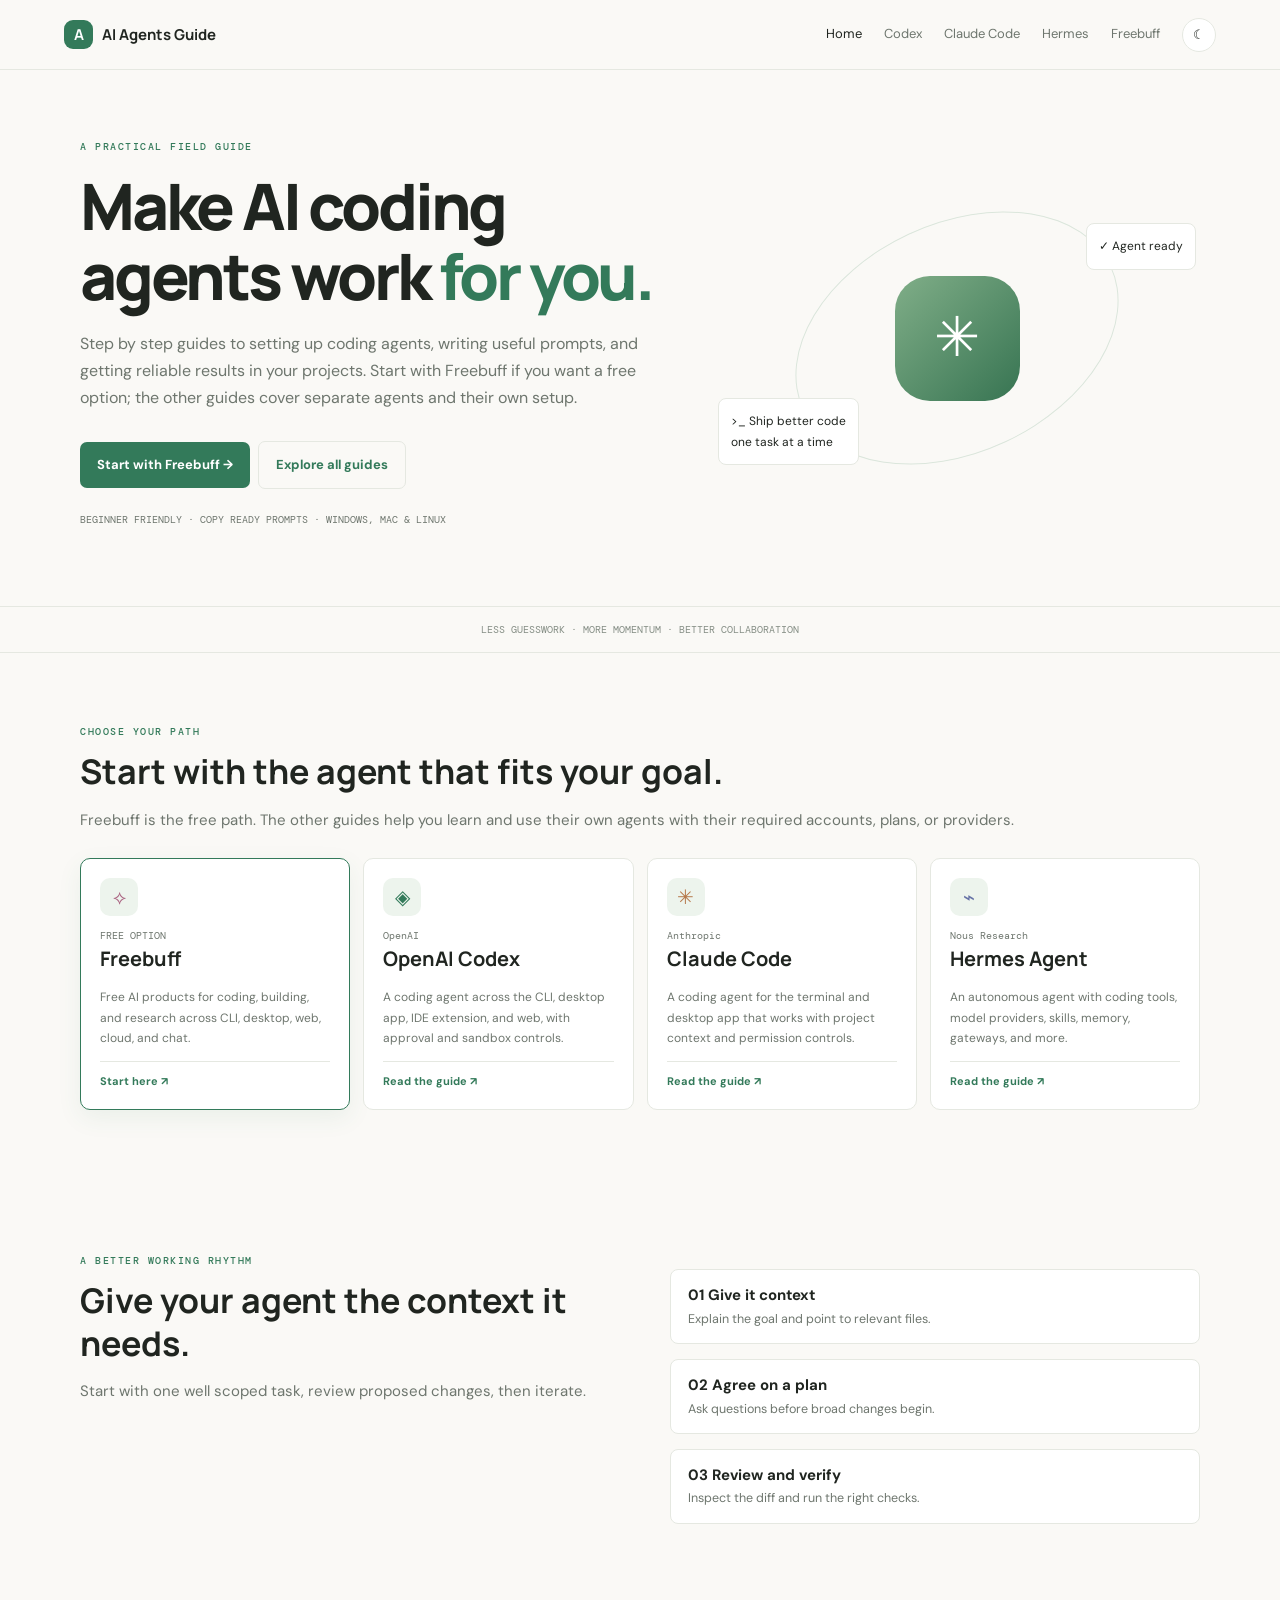
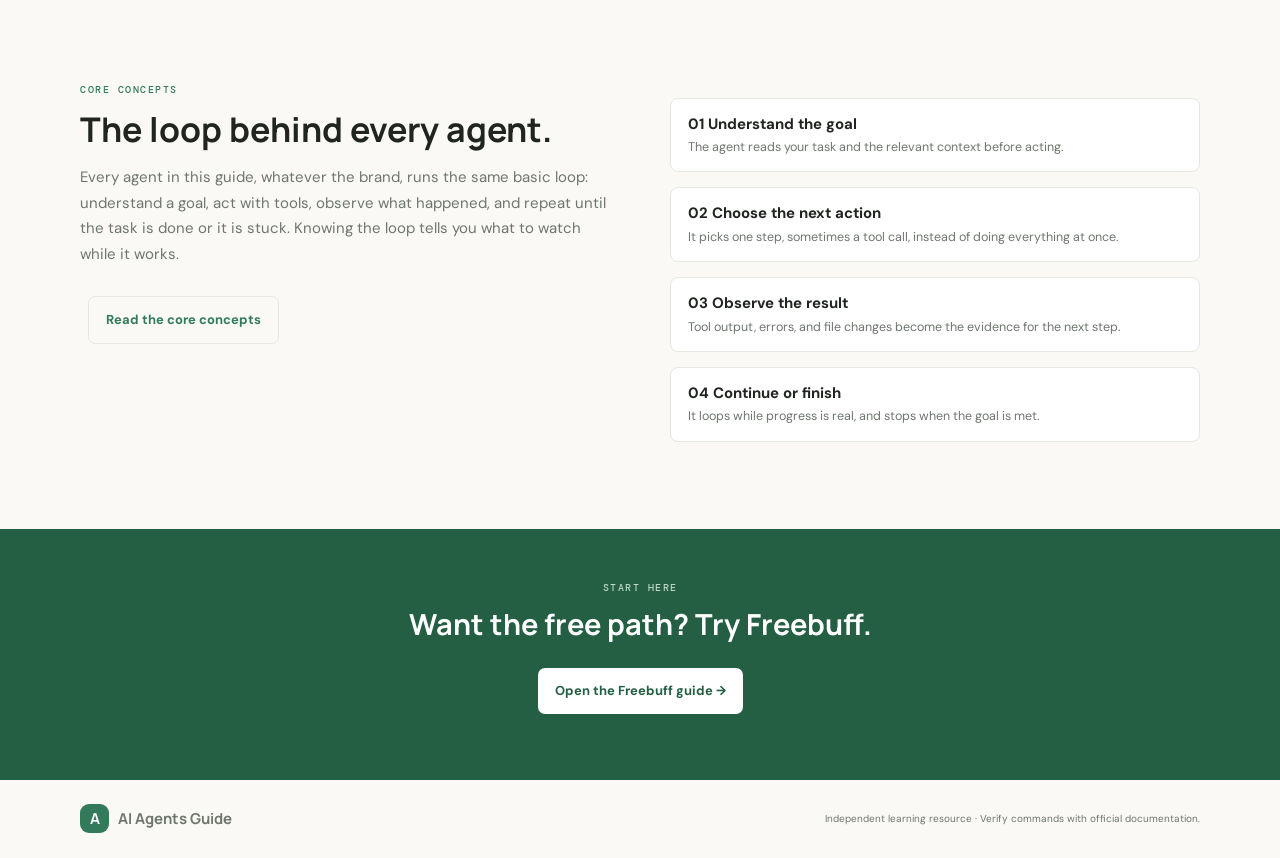
<file: index.html>
<!doctype html><html lang="en"><head><meta charset="utf-8"><meta name="viewport" content="width=device-width,initial-scale=1"><meta name="description" content="A practical field guide to AI coding agents: step by step setup guides, copy ready prompts, and review habits for Freebuff, OpenAI Codex, Claude Code, and Hermes Agent."><title>AI Agents Guide · Build with confidence</title><link rel="stylesheet" href="style.css"><script async src="https://www.googletagmanager.com/gtag/js?id=G-9L4HPNNRHD"></script><script>window.dataLayer=window.dataLayer||[];function gtag(){dataLayer.push(arguments);}gtag('js',new Date());gtag('config','G-9L4HPNNRHD');</script><script defer src="script.js"></script></head><body><a class="skip" href="#main">Skip to content</a><header><a class="brand" href="index.html"><i>A</i> AI Agents Guide</a><button class="menubtn" aria-label="Toggle navigation" aria-controls="primary-nav" aria-expanded="false">☰</button><nav id="primary-nav"><a href="index.html" aria-current="page">Home</a><a href="codex.html">Codex</a><a href="claude-code.html">Claude Code</a><a href="hermes.html">Hermes</a><a href="freebuff.html">Freebuff</a><button class="theme" aria-label="Toggle dark mode">☾</button></nav></header><main id="main"><section class="hero"><div><div class="eyebrow">A PRACTICAL FIELD GUIDE</div><h1>Make AI coding agents work <em>for you.</em></h1><p class="lead">Step by step guides to setting up coding agents, writing useful prompts, and getting reliable results in your projects. Start with Freebuff if you want a free option; the other guides cover separate agents and their own setup.</p><a class="button" href="freebuff.html">Start with Freebuff →</a><a class="button secondary" href="#guides">Explore all guides</a><p class="meta">BEGINNER FRIENDLY · COPY READY PROMPTS · WINDOWS, MAC &amp; LINUX</p></div><div class="art"><div class="ring"></div><div class="core">✳</div><label>✓ Agent ready</label><small>&gt;_ Ship better code<br>one task at a time</small></div></section><div class="ribbon">LESS GUESSWORK · MORE MOMENTUM · BETTER COLLABORATION</div><section class="section" id="guides"><div class="eyebrow">CHOOSE YOUR PATH</div><h2>Start with the agent that fits your goal.</h2><p class="muted">Freebuff is the free path. The other guides help you learn and use their own agents with their required accounts, plans, or providers.</p><div class="cards"><a class="card c3 featured" href="freebuff.html"><span>⟡</span><small>FREE OPTION</small><h3>Freebuff</h3><p>Free AI products for coding, building, and research across CLI, desktop, web, cloud, and chat.</p><b>Start here ↗</b></a><a class="card c0" href="codex.html"><span>◈</span><small>OpenAI</small><h3>OpenAI Codex</h3><p>A coding agent across the CLI, desktop app, IDE extension, and web, with approval and sandbox controls.</p><b>Read the guide ↗</b></a><a class="card c1" href="claude-code.html"><span>✳</span><small>Anthropic</small><h3>Claude Code</h3><p>A coding agent for the terminal and desktop app that works with project context and permission controls.</p><b>Read the guide ↗</b></a><a class="card c2" href="hermes.html"><span>⌁</span><small>Nous Research</small><h3>Hermes Agent</h3><p>An autonomous agent with coding tools, model providers, skills, memory, gateways, and more.</p><b>Read the guide ↗</b></a></div></section><section class="section rhythm"><div><div class="eyebrow">A BETTER WORKING RHYTHM</div><h2>Give your agent the context it needs.</h2><p class="muted">Start with one well scoped task, review proposed changes, then iterate.</p></div><div class="steps"><p><b>01 Give it context</b><small>Explain the goal and point to relevant files.</small></p><p><b>02 Agree on a plan</b><small>Ask questions before broad changes begin.</small></p><p><b>03 Review and verify</b><small>Inspect the diff and run the right checks.</small></p></div></section><section class="section rhythm"><div><div class="eyebrow">CORE CONCEPTS</div><h2>The loop behind every agent.</h2><p class="muted">Every agent in this guide, whatever the brand, runs the same basic loop: understand a goal, act with tools, observe what happened, and repeat until the task is done or it is stuck. Knowing the loop tells you what to watch while it works.</p><a class="button secondary" href="https://github.com/MugdhoAI/ai-agents-guide#core-concepts">Read the core concepts</a></div><div class="steps"><p><b>01 Understand the goal</b><small>The agent reads your task and the relevant context before acting.</small></p><p><b>02 Choose the next action</b><small>It picks one step, sometimes a tool call, instead of doing everything at once.</small></p><p><b>03 Observe the result</b><small>Tool output, errors, and file changes become the evidence for the next step.</small></p><p><b>04 Continue or finish</b><small>It loops while progress is real, and stops when the goal is met.</small></p></div></section><section class="cta"><div class="eyebrow">START HERE</div><h2>Want the free path? Try Freebuff.</h2><a class="button light" href="freebuff.html">Open the Freebuff guide →</a></section></main><footer><a class="brand" href="index.html"><i>A</i> AI Agents Guide</a><span>Independent learning resource · Verify commands with official documentation.</span></footer></body></html>
</file>
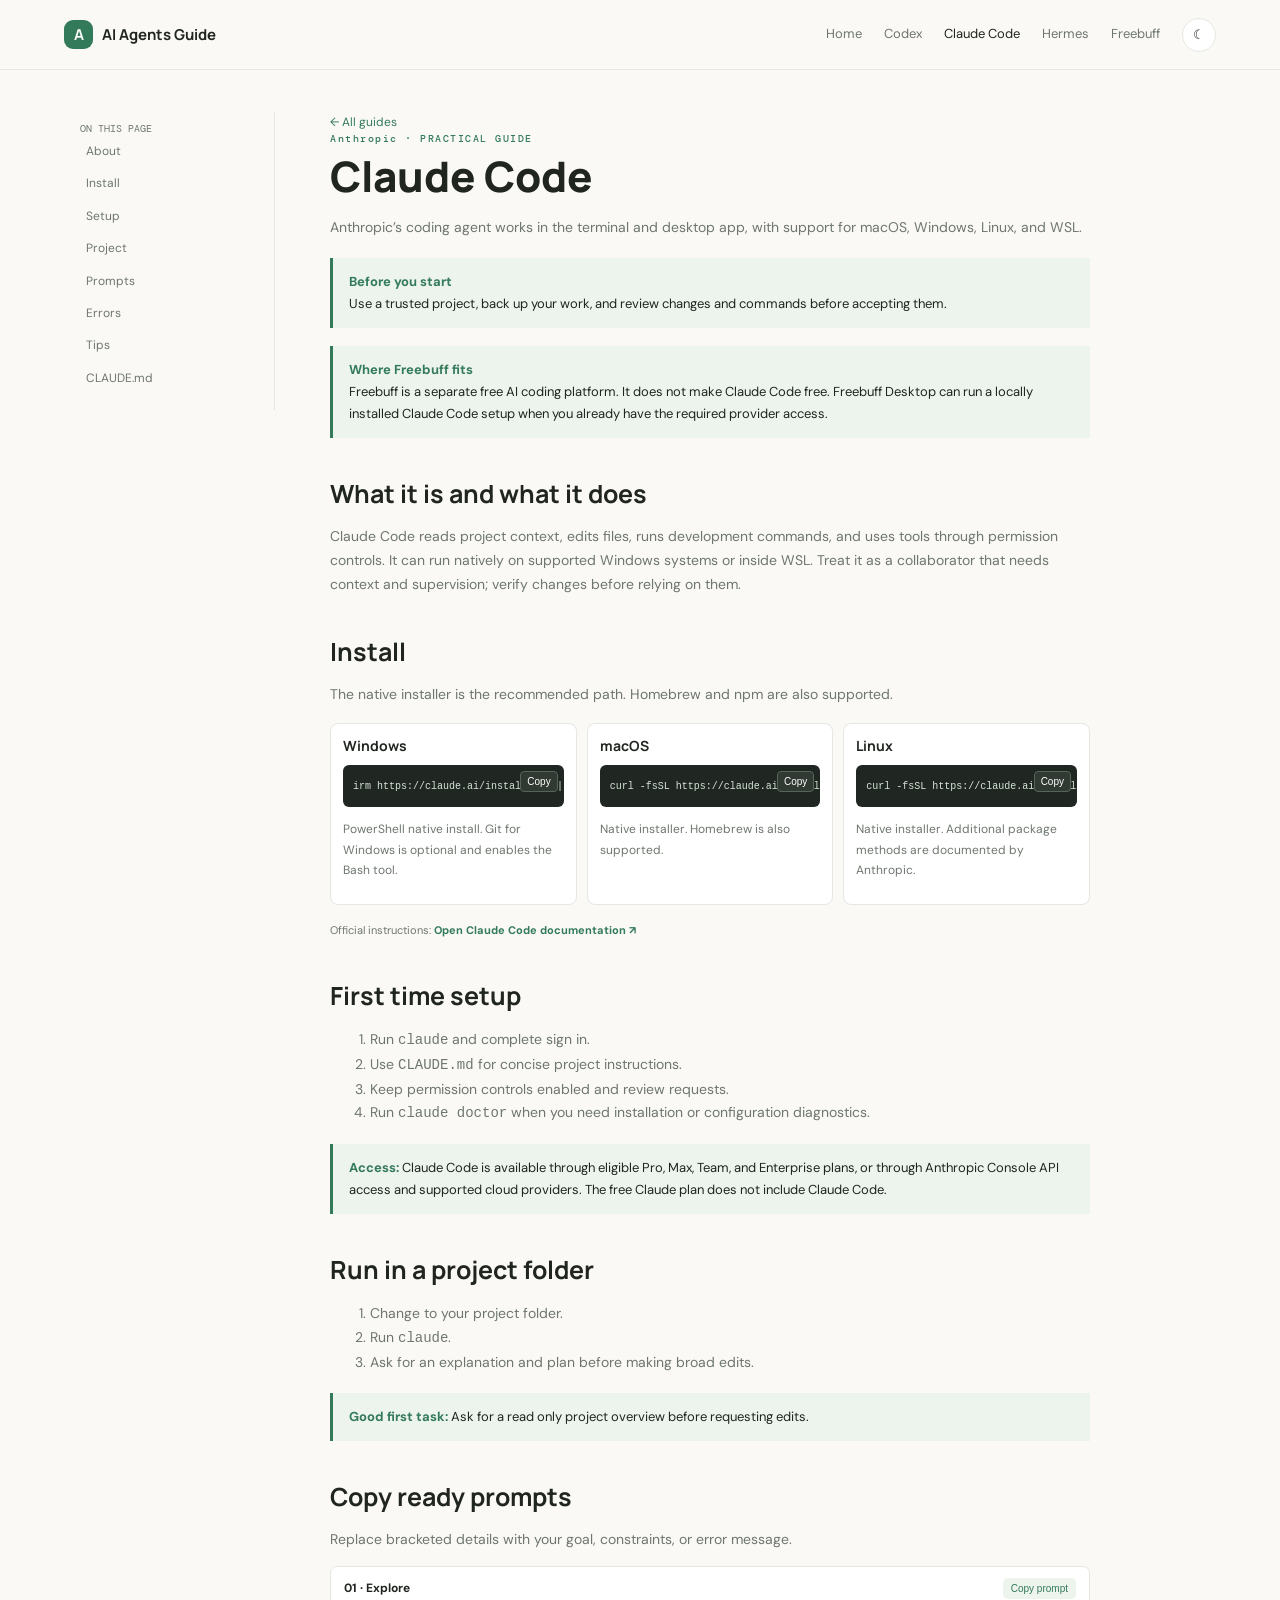
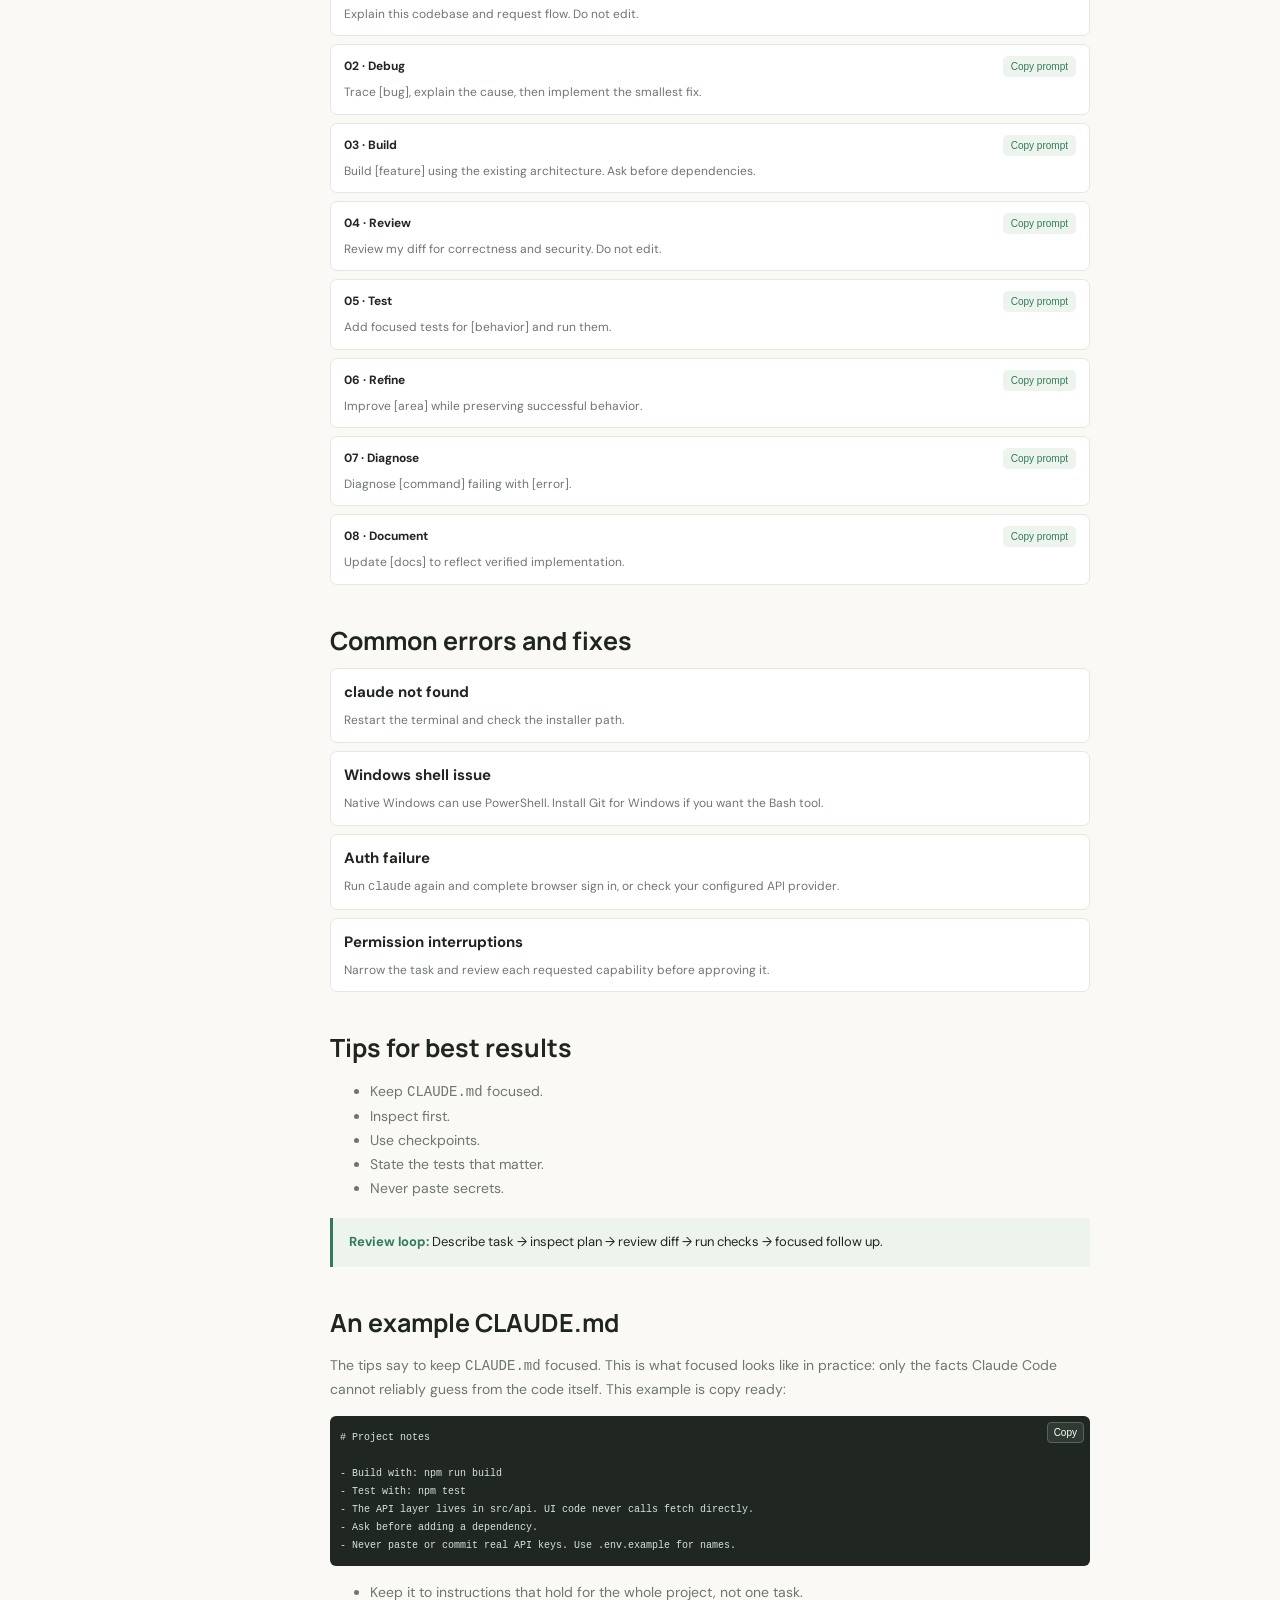
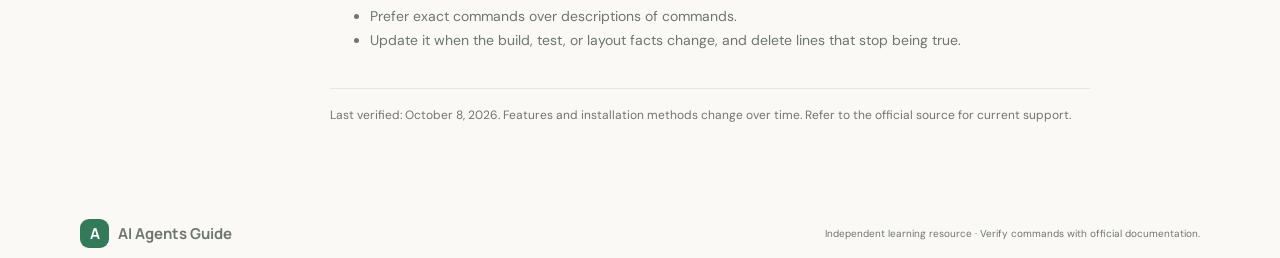
<file: claude-code.html>
<!doctype html><html lang="en"><head><meta charset="utf-8"><meta name="viewport" content="width=device-width,initial-scale=1"><meta name="description" content="Set up Claude Code step by step: install on Windows, macOS, and Linux, sign in, write a focused CLAUDE.md, and use copy ready prompts, error fixes, and review tips."><title>Claude Code Guide · AI Agents Guide</title><link rel="stylesheet" href="style.css"><script async src="https://www.googletagmanager.com/gtag/js?id=G-9L4HPNNRHD"></script><script>window.dataLayer=window.dataLayer||[];function gtag(){dataLayer.push(arguments);}gtag('js',new Date());gtag('config','G-9L4HPNNRHD');</script><script defer src="script.js"></script></head><body><a class="skip" href="#main">Skip to content</a><header><a class="brand" href="index.html"><i>A</i> AI Agents Guide</a><button class="menubtn" aria-label="Toggle navigation" aria-controls="primary-nav" aria-expanded="false">☰</button><nav id="primary-nav"><a href="index.html">Home</a><a href="codex.html">Codex</a><a href="claude-code.html" aria-current="page">Claude Code</a><a href="hermes.html">Hermes</a><a href="freebuff.html">Freebuff</a><button class="theme" aria-label="Toggle dark mode">☾</button></nav></header><main class="layout" id="main"><aside class="toc"><b>ON THIS PAGE</b><a href="#s0">About</a><a href="#s1">Install</a><a href="#s2">Setup</a><a href="#s3">Project</a><a href="#s4">Prompts</a><a href="#s5">Errors</a><a href="#s6">Tips</a><a href="#s7">CLAUDE.md</a></aside><article><a class="back" href="index.html">← All guides</a><div class="eyebrow">Anthropic · PRACTICAL GUIDE</div><h1>Claude Code</h1><p class="lead">Anthropic’s coding agent works in the terminal and desktop app, with support for macOS, Windows, Linux, and WSL.</p><div class="callout"><b>Before you start</b><br>Use a trusted project, back up your work, and review changes and commands before accepting them.</div><div class="callout"><b>Where Freebuff fits</b><br>Freebuff is a separate free AI coding platform. It does not make Claude Code free. Freebuff Desktop can run a locally installed Claude Code setup when you already have the required provider access.</div><section id="s0"><h2>What it is and what it does</h2><p>Claude Code reads project context, edits files, runs development commands, and uses tools through permission controls. It can run natively on supported Windows systems or inside WSL. Treat it as a collaborator that needs context and supervision; verify changes before relying on them.</p></section><section id="s1"><h2>Install</h2><p>The native installer is the recommended path. Homebrew and npm are also supported.</p><div class="platforms"><div class="platform"><h3>Windows</h3><div class="code"><pre><code>irm https://claude.ai/install.ps1 | iex</code></pre><button class="copy">Copy</button></div><p>PowerShell native install. Git for Windows is optional and enables the Bash tool.</p></div><div class="platform"><h3>macOS</h3><div class="code"><pre><code>curl -fsSL https://claude.ai/install.sh | bash</code></pre><button class="copy">Copy</button></div><p>Native installer. Homebrew is also supported.</p></div><div class="platform"><h3>Linux</h3><div class="code"><pre><code>curl -fsSL https://claude.ai/install.sh | bash</code></pre><button class="copy">Copy</button></div><p>Native installer. Additional package methods are documented by Anthropic.</p></div></div><p class="source">Official instructions: <a href="https://code.claude.com/docs/en/getting-started" target="_blank" rel="noopener">Open Claude Code documentation ↗</a></p></section><section id="s2"><h2>First time setup</h2><ol><li>Run <code>claude</code> and complete sign in.</li><li>Use <code>CLAUDE.md</code> for concise project instructions.</li><li>Keep permission controls enabled and review requests.</li><li>Run <code>claude doctor</code> when you need installation or configuration diagnostics.</li></ol><div class="callout"><b>Access:</b> Claude Code is available through eligible Pro, Max, Team, and Enterprise plans, or through Anthropic Console API access and supported cloud providers. The free Claude plan does not include Claude Code.</div></section><section id="s3"><h2>Run in a project folder</h2><ol><li>Change to your project folder.</li><li>Run <code>claude</code>.</li><li>Ask for an explanation and plan before making broad edits.</li></ol><div class="callout"><b>Good first task:</b> Ask for a read only project overview before requesting edits.</div></section><section id="s4"><h2>Copy ready prompts</h2><p>Replace bracketed details with your goal, constraints, or error message.</p><div class="prompts"><div class="prompt"><div><b>01 · Explore</b><button class="copy-prompt">Copy prompt</button></div><p>Explain this codebase and request flow. Do not edit.</p></div><div class="prompt"><div><b>02 · Debug</b><button class="copy-prompt">Copy prompt</button></div><p>Trace [bug], explain the cause, then implement the smallest fix.</p></div><div class="prompt"><div><b>03 · Build</b><button class="copy-prompt">Copy prompt</button></div><p>Build [feature] using the existing architecture. Ask before dependencies.</p></div><div class="prompt"><div><b>04 · Review</b><button class="copy-prompt">Copy prompt</button></div><p>Review my diff for correctness and security. Do not edit.</p></div><div class="prompt"><div><b>05 · Test</b><button class="copy-prompt">Copy prompt</button></div><p>Add focused tests for [behavior] and run them.</p></div><div class="prompt"><div><b>06 · Refine</b><button class="copy-prompt">Copy prompt</button></div><p>Improve [area] while preserving successful behavior.</p></div><div class="prompt"><div><b>07 · Diagnose</b><button class="copy-prompt">Copy prompt</button></div><p>Diagnose [command] failing with [error].</p></div><div class="prompt"><div><b>08 · Document</b><button class="copy-prompt">Copy prompt</button></div><p>Update [docs] to reflect verified implementation.</p></div></div></section><section id="s5"><h2>Common errors and fixes</h2><div class="errors"><div><b>claude not found</b><p>Restart the terminal and check the installer path.</p></div><div><b>Windows shell issue</b><p>Native Windows can use PowerShell. Install Git for Windows if you want the Bash tool.</p></div><div><b>Auth failure</b><p>Run <code>claude</code> again and complete browser sign in, or check your configured API provider.</p></div><div><b>Permission interruptions</b><p>Narrow the task and review each requested capability before approving it.</p></div></div></section><section id="s6"><h2>Tips for best results</h2><ul><li>Keep <code>CLAUDE.md</code> focused.</li><li>Inspect first.</li><li>Use checkpoints.</li><li>State the tests that matter.</li><li>Never paste secrets.</li></ul><div class="callout"><b>Review loop:</b> Describe task → inspect plan → review diff → run checks → focused follow up.</div></section><section id="s7"><h2>An example CLAUDE.md</h2><p>The tips say to keep <code>CLAUDE.md</code> focused. This is what focused looks like in practice: only the facts Claude Code cannot reliably guess from the code itself. This example is copy ready:</p><div class="code"><pre><code># Project notes

- Build with: npm run build
- Test with: npm test
- The API layer lives in src/api. UI code never calls fetch directly.
- Ask before adding a dependency.
- Never paste or commit real API keys. Use .env.example for names.</code></pre><button class="copy">Copy</button></div><ul><li>Keep it to instructions that hold for the whole project, not one task.</li><li>Prefer exact commands over descriptions of commands.</li><li>Update it when the build, test, or layout facts change, and delete lines that stop being true.</li></ul></section><div class="end">Last verified: October 8, 2026. Features and installation methods change over time. Refer to the official source for current support.</div></article></main><footer><a class="brand" href="index.html"><i>A</i> AI Agents Guide</a><span>Independent learning resource · Verify commands with official documentation.</span></footer></body></html>
</file>
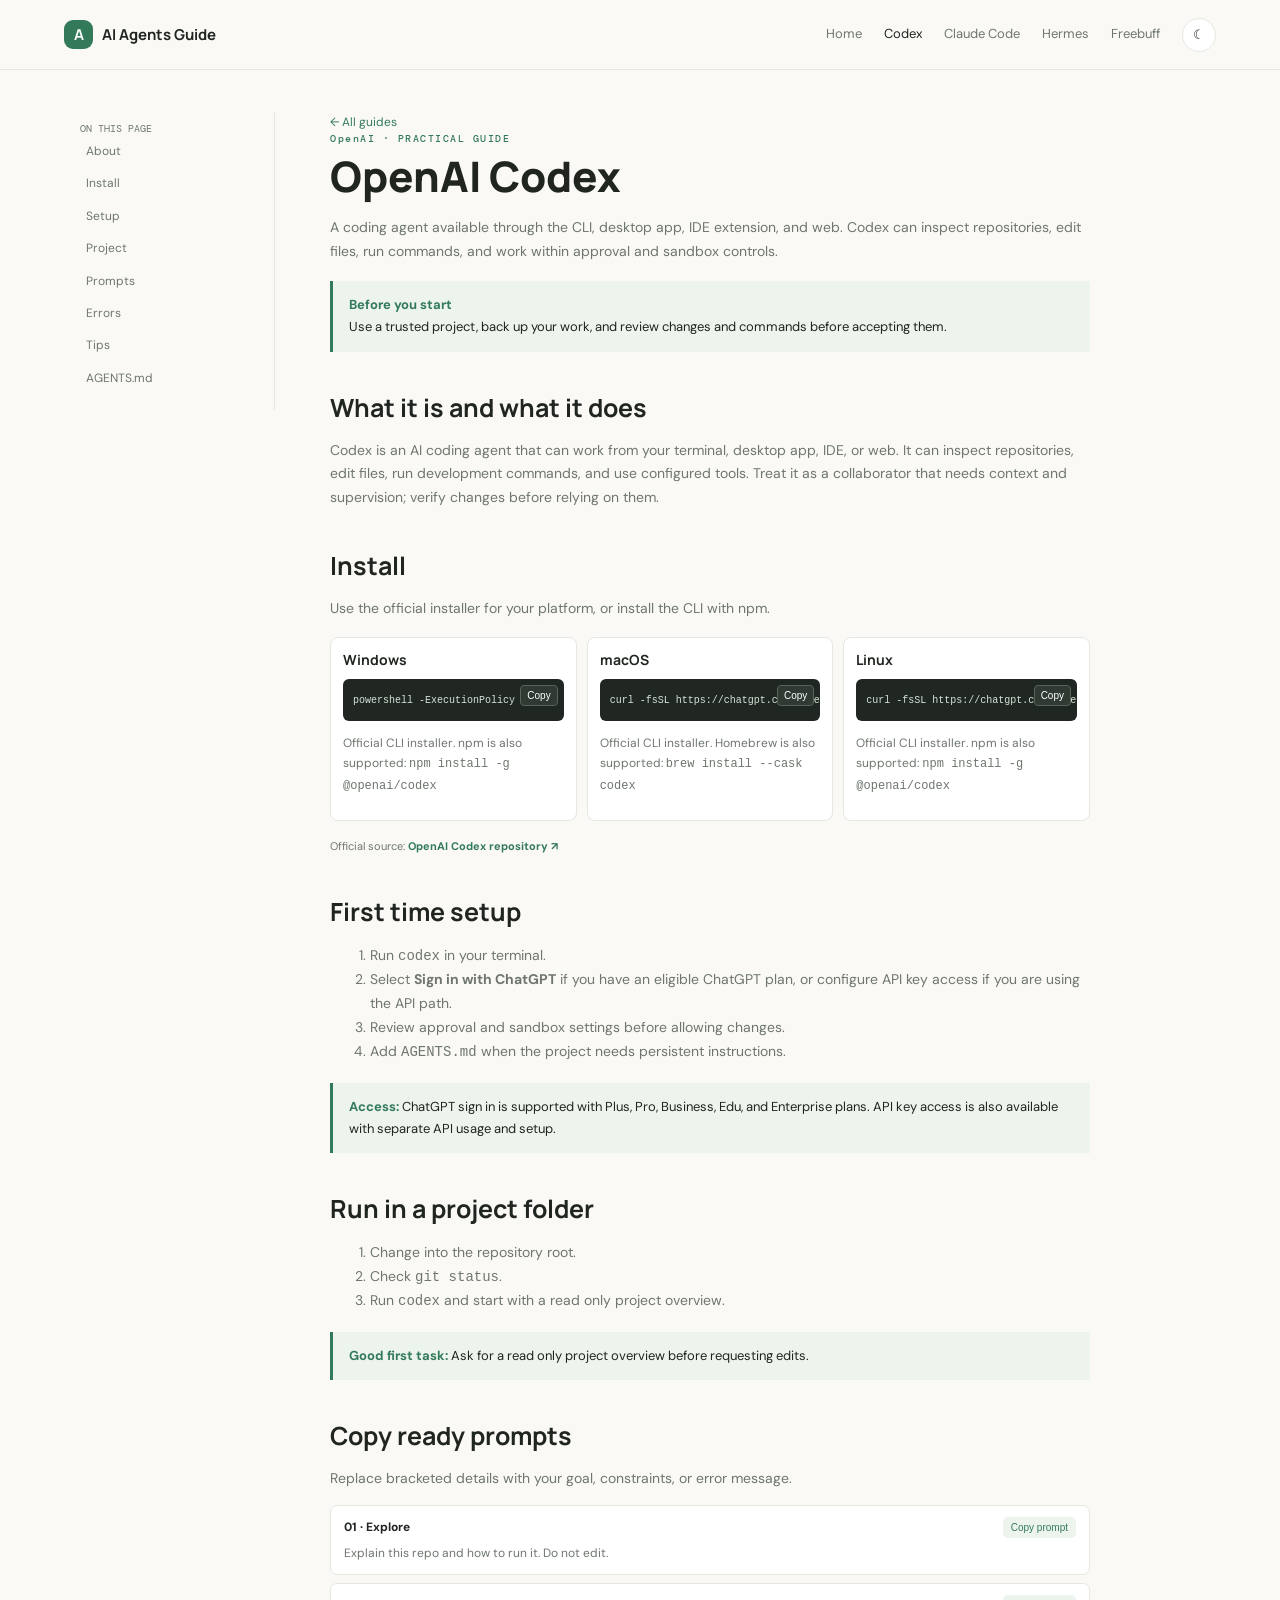
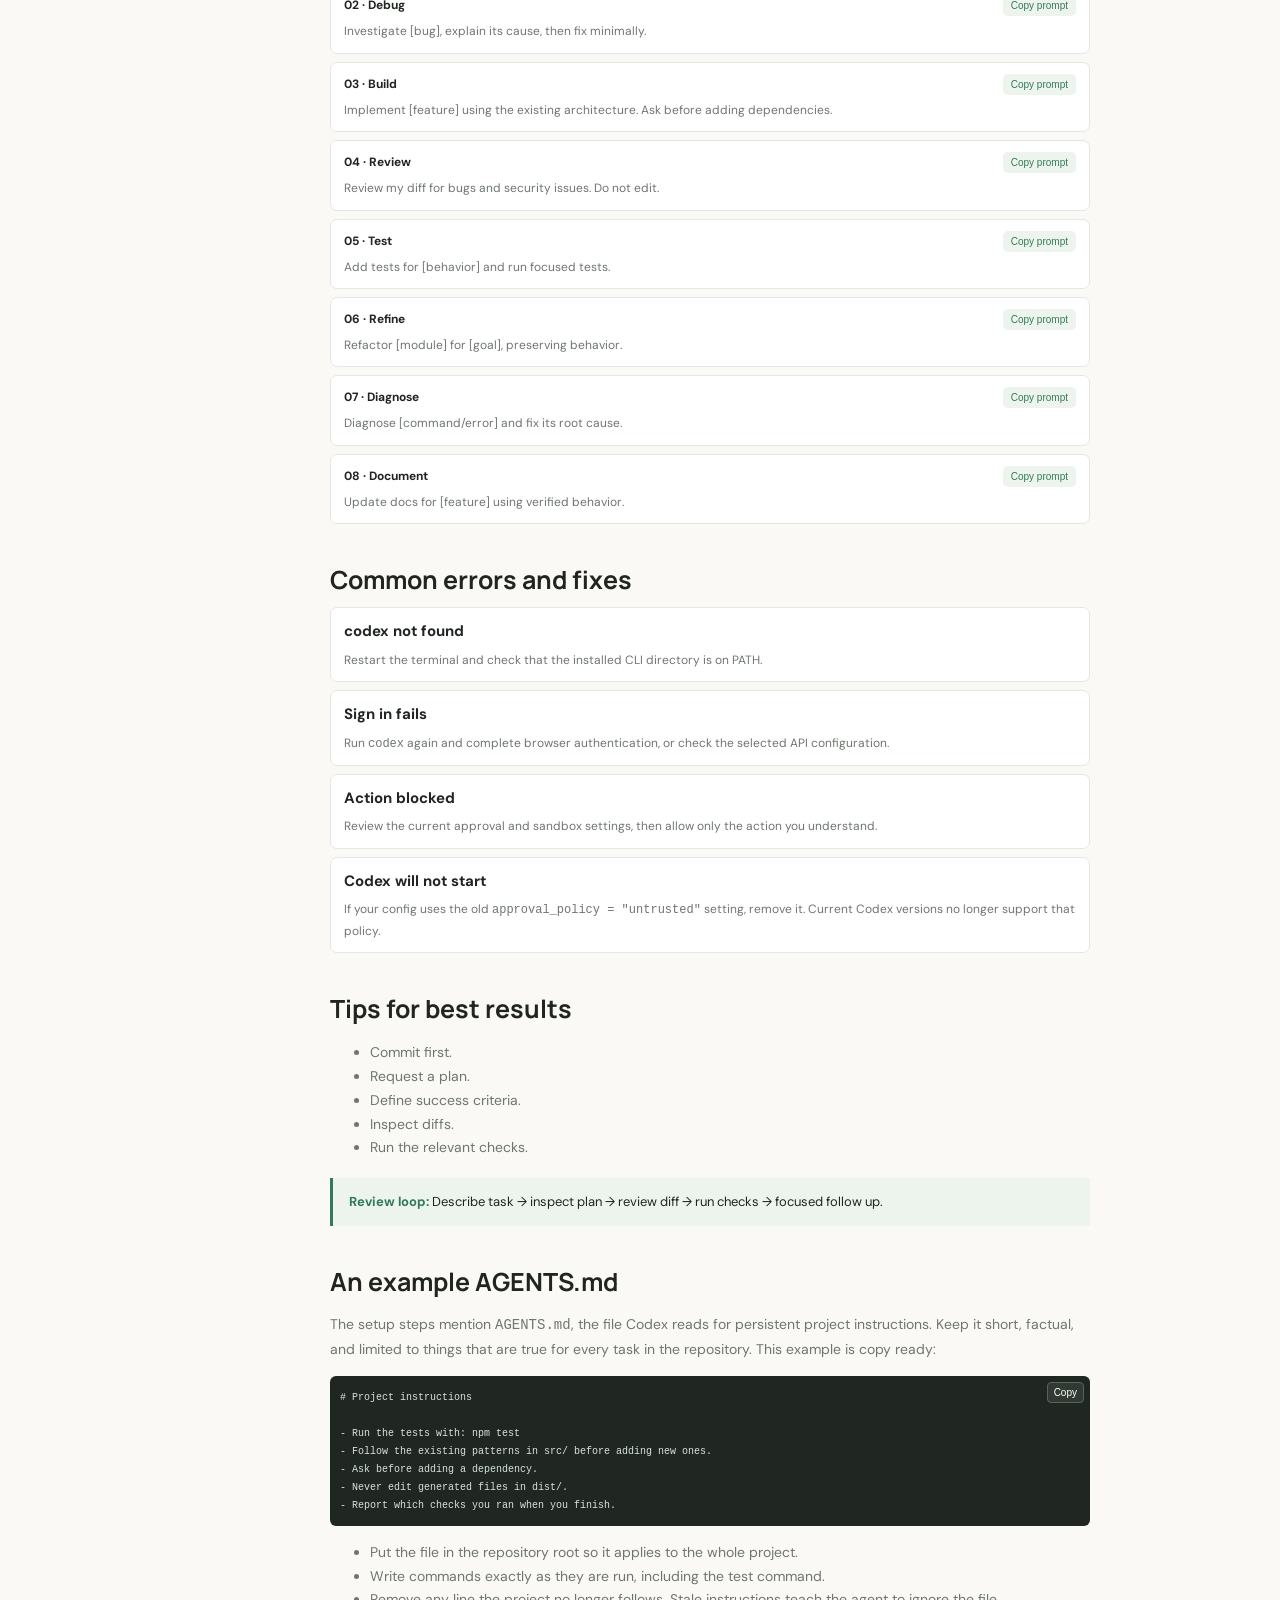
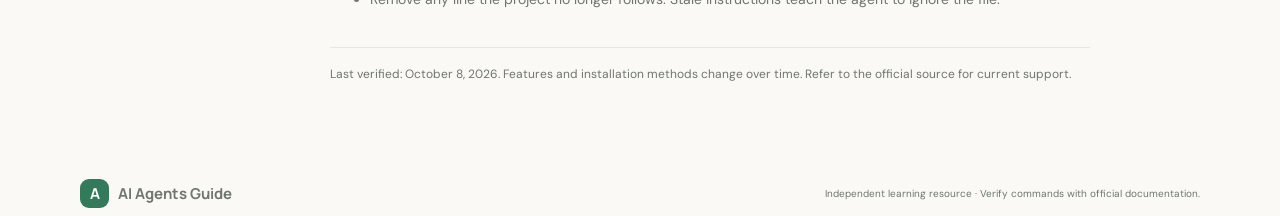
<file: codex.html>
<!doctype html><html lang="en"><head><meta charset="utf-8"><meta name="viewport" content="width=device-width,initial-scale=1"><meta name="description" content="Set up OpenAI Codex step by step: install on Windows, macOS, and Linux, sign in, run it in a project, and use copy ready prompts, common error fixes, and review tips."><title>OpenAI Codex Guide · AI Agents Guide</title><link rel="stylesheet" href="style.css"><script async src="https://www.googletagmanager.com/gtag/js?id=G-9L4HPNNRHD"></script><script>window.dataLayer=window.dataLayer||[];function gtag(){dataLayer.push(arguments);}gtag('js',new Date());gtag('config','G-9L4HPNNRHD');</script><script defer src="script.js"></script></head><body><a class="skip" href="#main">Skip to content</a><header><a class="brand" href="index.html"><i>A</i> AI Agents Guide</a><button class="menubtn" aria-label="Toggle navigation" aria-controls="primary-nav" aria-expanded="false">☰</button><nav id="primary-nav"><a href="index.html">Home</a><a href="codex.html" aria-current="page">Codex</a><a href="claude-code.html">Claude Code</a><a href="hermes.html">Hermes</a><a href="freebuff.html">Freebuff</a><button class="theme" aria-label="Toggle dark mode">☾</button></nav></header><main class="layout" id="main"><aside class="toc"><b>ON THIS PAGE</b><a href="#s0">About</a><a href="#s1">Install</a><a href="#s2">Setup</a><a href="#s3">Project</a><a href="#s4">Prompts</a><a href="#s5">Errors</a><a href="#s6">Tips</a><a href="#s7">AGENTS.md</a></aside><article><a class="back" href="index.html">← All guides</a><div class="eyebrow">OpenAI · PRACTICAL GUIDE</div><h1>OpenAI Codex</h1><p class="lead">A coding agent available through the CLI, desktop app, IDE extension, and web. Codex can inspect repositories, edit files, run commands, and work within approval and sandbox controls.</p><div class="callout"><b>Before you start</b><br>Use a trusted project, back up your work, and review changes and commands before accepting them.</div><section id="s0"><h2>What it is and what it does</h2><p>Codex is an AI coding agent that can work from your terminal, desktop app, IDE, or web. It can inspect repositories, edit files, run development commands, and use configured tools. Treat it as a collaborator that needs context and supervision; verify changes before relying on them.</p></section><section id="s1"><h2>Install</h2><p>Use the official installer for your platform, or install the CLI with npm.</p><div class="platforms"><div class="platform"><h3>Windows</h3><div class="code"><pre><code>powershell -ExecutionPolicy ByPass -c "irm https://chatgpt.com/codex/install.ps1 | iex"</code></pre><button class="copy">Copy</button></div><p>Official CLI installer. npm is also supported: <code>npm install -g @openai/codex</code></p></div><div class="platform"><h3>macOS</h3><div class="code"><pre><code>curl -fsSL https://chatgpt.com/codex/install.sh | sh</code></pre><button class="copy">Copy</button></div><p>Official CLI installer. Homebrew is also supported: <code>brew install --cask codex</code></p></div><div class="platform"><h3>Linux</h3><div class="code"><pre><code>curl -fsSL https://chatgpt.com/codex/install.sh | sh</code></pre><button class="copy">Copy</button></div><p>Official CLI installer. npm is also supported: <code>npm install -g @openai/codex</code></p></div></div><p class="source">Official source: <a href="https://github.com/openai/codex" target="_blank" rel="noopener">OpenAI Codex repository ↗</a></p></section><section id="s2"><h2>First time setup</h2><ol><li>Run <code>codex</code> in your terminal.</li><li>Select <b>Sign in with ChatGPT</b> if you have an eligible ChatGPT plan, or configure API key access if you are using the API path.</li><li>Review approval and sandbox settings before allowing changes.</li><li>Add <code>AGENTS.md</code> when the project needs persistent instructions.</li></ol><div class="callout"><b>Access:</b> ChatGPT sign in is supported with Plus, Pro, Business, Edu, and Enterprise plans. API key access is also available with separate API usage and setup.</div></section><section id="s3"><h2>Run in a project folder</h2><ol><li>Change into the repository root.</li><li>Check <code>git status</code>.</li><li>Run <code>codex</code> and start with a read only project overview.</li></ol><div class="callout"><b>Good first task:</b> Ask for a read only project overview before requesting edits.</div></section><section id="s4"><h2>Copy ready prompts</h2><p>Replace bracketed details with your goal, constraints, or error message.</p><div class="prompts"><div class="prompt"><div><b>01 · Explore</b><button class="copy-prompt">Copy prompt</button></div><p>Explain this repo and how to run it. Do not edit.</p></div><div class="prompt"><div><b>02 · Debug</b><button class="copy-prompt">Copy prompt</button></div><p>Investigate [bug], explain its cause, then fix minimally.</p></div><div class="prompt"><div><b>03 · Build</b><button class="copy-prompt">Copy prompt</button></div><p>Implement [feature] using the existing architecture. Ask before adding dependencies.</p></div><div class="prompt"><div><b>04 · Review</b><button class="copy-prompt">Copy prompt</button></div><p>Review my diff for bugs and security issues. Do not edit.</p></div><div class="prompt"><div><b>05 · Test</b><button class="copy-prompt">Copy prompt</button></div><p>Add tests for [behavior] and run focused tests.</p></div><div class="prompt"><div><b>06 · Refine</b><button class="copy-prompt">Copy prompt</button></div><p>Refactor [module] for [goal], preserving behavior.</p></div><div class="prompt"><div><b>07 · Diagnose</b><button class="copy-prompt">Copy prompt</button></div><p>Diagnose [command/error] and fix its root cause.</p></div><div class="prompt"><div><b>08 · Document</b><button class="copy-prompt">Copy prompt</button></div><p>Update docs for [feature] using verified behavior.</p></div></div></section><section id="s5"><h2>Common errors and fixes</h2><div class="errors"><div><b>codex not found</b><p>Restart the terminal and check that the installed CLI directory is on PATH.</p></div><div><b>Sign in fails</b><p>Run <code>codex</code> again and complete browser authentication, or check the selected API configuration.</p></div><div><b>Action blocked</b><p>Review the current approval and sandbox settings, then allow only the action you understand.</p></div><div><b>Codex will not start</b><p>If your config uses the old <code>approval_policy = "untrusted"</code> setting, remove it. Current Codex versions no longer support that policy.</p></div></div></section><section id="s6"><h2>Tips for best results</h2><ul><li>Commit first.</li><li>Request a plan.</li><li>Define success criteria.</li><li>Inspect diffs.</li><li>Run the relevant checks.</li></ul><div class="callout"><b>Review loop:</b> Describe task → inspect plan → review diff → run checks → focused follow up.</div></section><section id="s7"><h2>An example AGENTS.md</h2><p>The setup steps mention <code>AGENTS.md</code>, the file Codex reads for persistent project instructions. Keep it short, factual, and limited to things that are true for every task in the repository. This example is copy ready:</p><div class="code"><pre><code># Project instructions

- Run the tests with: npm test
- Follow the existing patterns in src/ before adding new ones.
- Ask before adding a dependency.
- Never edit generated files in dist/.
- Report which checks you ran when you finish.</code></pre><button class="copy">Copy</button></div><ul><li>Put the file in the repository root so it applies to the whole project.</li><li>Write commands exactly as they are run, including the test command.</li><li>Remove any line the project no longer follows. Stale instructions teach the agent to ignore the file.</li></ul></section><div class="end">Last verified: October 8, 2026. Features and installation methods change over time. Refer to the official source for current support.</div></article></main><footer><a class="brand" href="index.html"><i>A</i> AI Agents Guide</a><span>Independent learning resource · Verify commands with official documentation.</span></footer></body></html>
</file>
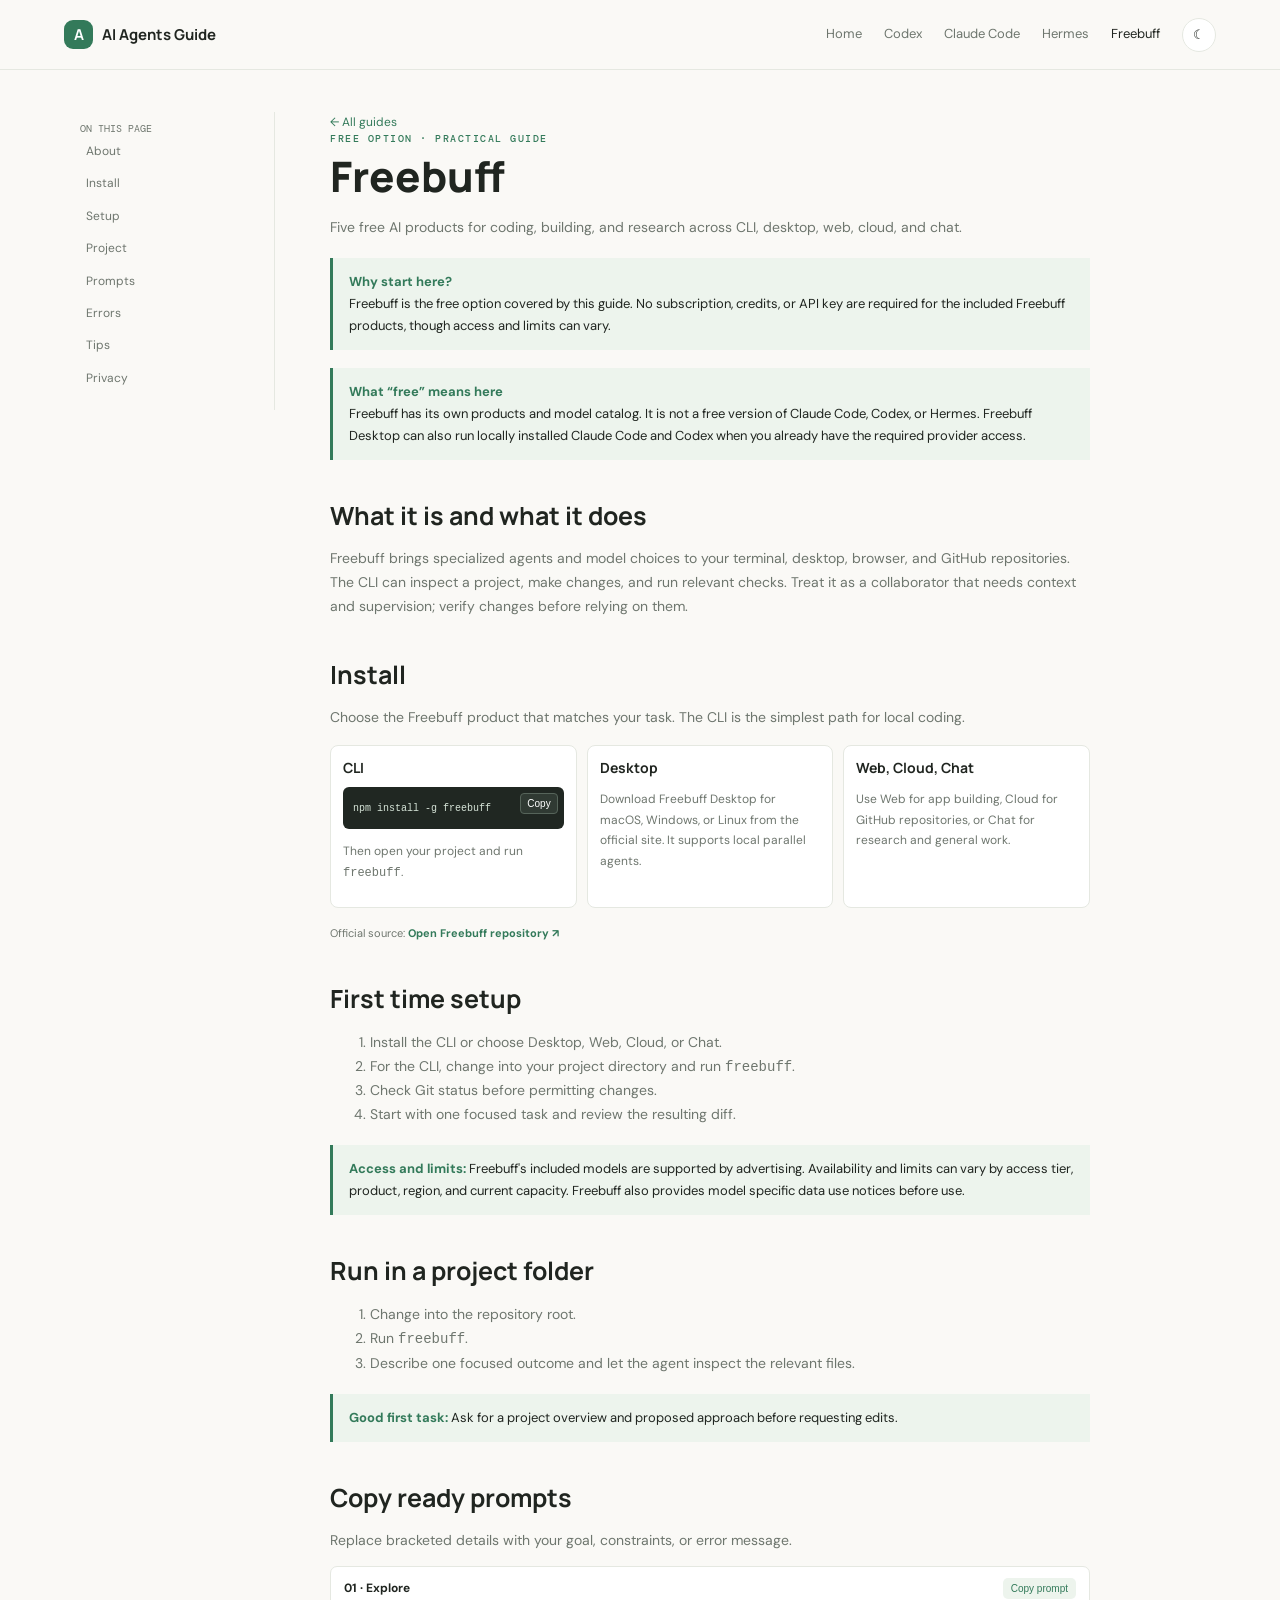
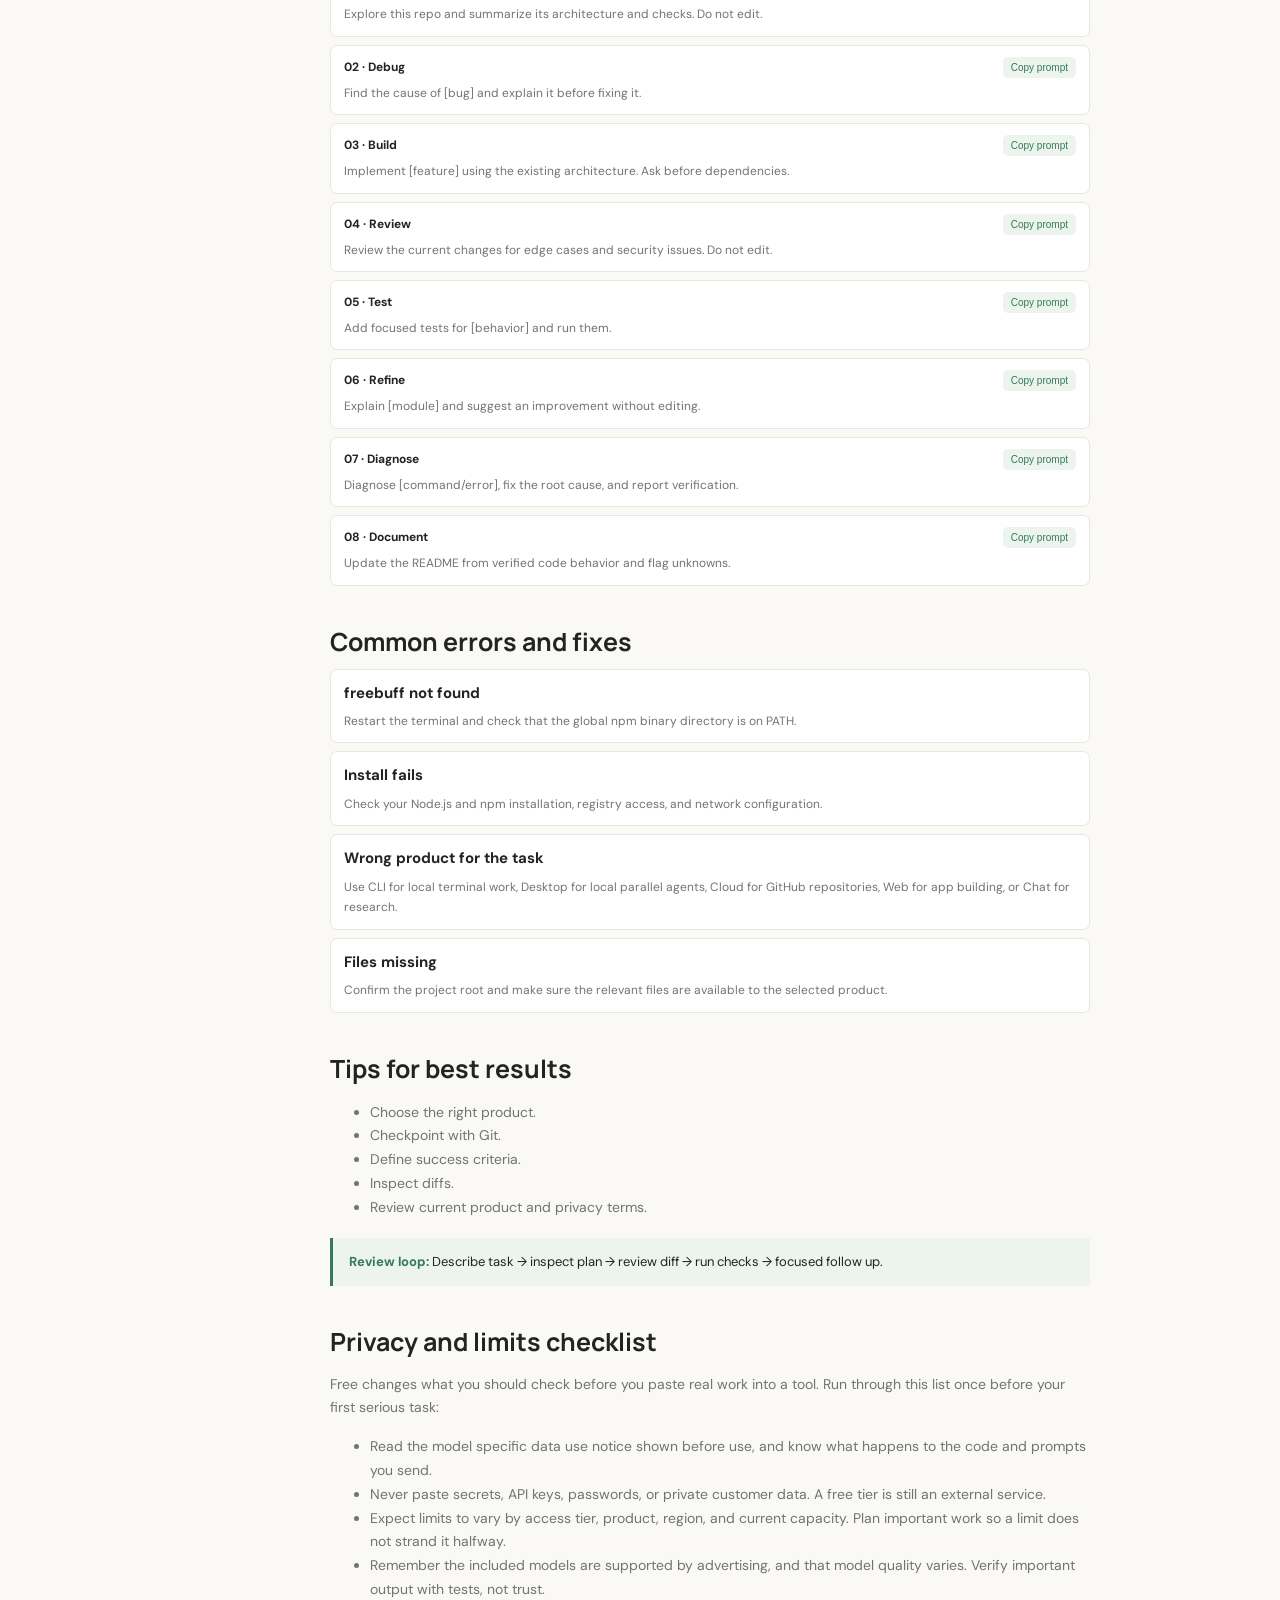
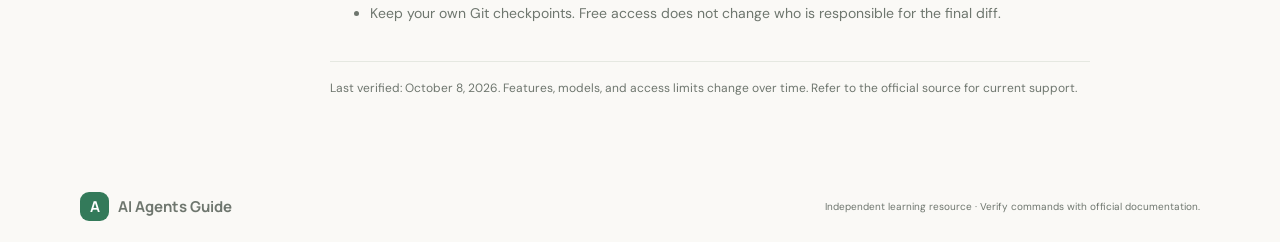
<file: freebuff.html>
<!doctype html><html lang="en"><head><meta charset="utf-8"><meta name="viewport" content="width=device-width,initial-scale=1"><meta name="description" content="Start with Freebuff, the free option in this guide: install the CLI, choose between CLI, Desktop, Web, Cloud, and Chat, and use copy ready prompts and error fixes."><title>Freebuff Guide · AI Agents Guide</title><link rel="stylesheet" href="style.css"><script async src="https://www.googletagmanager.com/gtag/js?id=G-9L4HPNNRHD"></script><script>window.dataLayer=window.dataLayer||[];function gtag(){dataLayer.push(arguments);}gtag('js',new Date());gtag('config','G-9L4HPNNRHD');</script><script defer src="script.js"></script></head><body><a class="skip" href="#main">Skip to content</a><header><a class="brand" href="index.html"><i>A</i> AI Agents Guide</a><button class="menubtn" aria-label="Toggle navigation" aria-controls="primary-nav" aria-expanded="false">☰</button><nav id="primary-nav"><a href="index.html">Home</a><a href="codex.html">Codex</a><a href="claude-code.html">Claude Code</a><a href="hermes.html">Hermes</a><a href="freebuff.html" aria-current="page">Freebuff</a><button class="theme" aria-label="Toggle dark mode">☾</button></nav></header><main class="layout" id="main"><aside class="toc"><b>ON THIS PAGE</b><a href="#s0">About</a><a href="#s1">Install</a><a href="#s2">Setup</a><a href="#s3">Project</a><a href="#s4">Prompts</a><a href="#s5">Errors</a><a href="#s6">Tips</a><a href="#s7">Privacy</a></aside><article><a class="back" href="index.html">← All guides</a><div class="eyebrow">FREE OPTION · PRACTICAL GUIDE</div><h1>Freebuff</h1><p class="lead">Five free AI products for coding, building, and research across CLI, desktop, web, cloud, and chat.</p><div class="callout"><b>Why start here?</b><br>Freebuff is the free option covered by this guide. No subscription, credits, or API key are required for the included Freebuff products, though access and limits can vary.</div><div class="callout"><b>What “free” means here</b><br>Freebuff has its own products and model catalog. It is not a free version of Claude Code, Codex, or Hermes. Freebuff Desktop can also run locally installed Claude Code and Codex when you already have the required provider access.</div><section id="s0"><h2>What it is and what it does</h2><p>Freebuff brings specialized agents and model choices to your terminal, desktop, browser, and GitHub repositories. The CLI can inspect a project, make changes, and run relevant checks. Treat it as a collaborator that needs context and supervision; verify changes before relying on them.</p></section><section id="s1"><h2>Install</h2><p>Choose the Freebuff product that matches your task. The CLI is the simplest path for local coding.</p><div class="platforms"><div class="platform"><h3>CLI</h3><div class="code"><pre><code>npm install -g freebuff</code></pre><button class="copy">Copy</button></div><p>Then open your project and run <code>freebuff</code>.</p></div><div class="platform"><h3>Desktop</h3><p>Download Freebuff Desktop for macOS, Windows, or Linux from the official site. It supports local parallel agents.</p></div><div class="platform"><h3>Web, Cloud, Chat</h3><p>Use Web for app building, Cloud for GitHub repositories, or Chat for research and general work.</p></div></div><p class="source">Official source: <a href="https://github.com/CodebuffAI/freebuff" target="_blank" rel="noopener">Open Freebuff repository ↗</a></p></section><section id="s2"><h2>First time setup</h2><ol><li>Install the CLI or choose Desktop, Web, Cloud, or Chat.</li><li>For the CLI, change into your project directory and run <code>freebuff</code>.</li><li>Check Git status before permitting changes.</li><li>Start with one focused task and review the resulting diff.</li></ol><div class="callout"><b>Access and limits:</b> Freebuff's included models are supported by advertising. Availability and limits can vary by access tier, product, region, and current capacity. Freebuff also provides model specific data use notices before use.</div></section><section id="s3"><h2>Run in a project folder</h2><ol><li>Change into the repository root.</li><li>Run <code>freebuff</code>.</li><li>Describe one focused outcome and let the agent inspect the relevant files.</li></ol><div class="callout"><b>Good first task:</b> Ask for a project overview and proposed approach before requesting edits.</div></section><section id="s4"><h2>Copy ready prompts</h2><p>Replace bracketed details with your goal, constraints, or error message.</p><div class="prompts"><div class="prompt"><div><b>01 · Explore</b><button class="copy-prompt">Copy prompt</button></div><p>Explore this repo and summarize its architecture and checks. Do not edit.</p></div><div class="prompt"><div><b>02 · Debug</b><button class="copy-prompt">Copy prompt</button></div><p>Find the cause of [bug] and explain it before fixing it.</p></div><div class="prompt"><div><b>03 · Build</b><button class="copy-prompt">Copy prompt</button></div><p>Implement [feature] using the existing architecture. Ask before dependencies.</p></div><div class="prompt"><div><b>04 · Review</b><button class="copy-prompt">Copy prompt</button></div><p>Review the current changes for edge cases and security issues. Do not edit.</p></div><div class="prompt"><div><b>05 · Test</b><button class="copy-prompt">Copy prompt</button></div><p>Add focused tests for [behavior] and run them.</p></div><div class="prompt"><div><b>06 · Refine</b><button class="copy-prompt">Copy prompt</button></div><p>Explain [module] and suggest an improvement without editing.</p></div><div class="prompt"><div><b>07 · Diagnose</b><button class="copy-prompt">Copy prompt</button></div><p>Diagnose [command/error], fix the root cause, and report verification.</p></div><div class="prompt"><div><b>08 · Document</b><button class="copy-prompt">Copy prompt</button></div><p>Update the README from verified code behavior and flag unknowns.</p></div></div></section><section id="s5"><h2>Common errors and fixes</h2><div class="errors"><div><b>freebuff not found</b><p>Restart the terminal and check that the global npm binary directory is on PATH.</p></div><div><b>Install fails</b><p>Check your Node.js and npm installation, registry access, and network configuration.</p></div><div><b>Wrong product for the task</b><p>Use CLI for local terminal work, Desktop for local parallel agents, Cloud for GitHub repositories, Web for app building, or Chat for research.</p></div><div><b>Files missing</b><p>Confirm the project root and make sure the relevant files are available to the selected product.</p></div></div></section><section id="s6"><h2>Tips for best results</h2><ul><li>Choose the right product.</li><li>Checkpoint with Git.</li><li>Define success criteria.</li><li>Inspect diffs.</li><li>Review current product and privacy terms.</li></ul><div class="callout"><b>Review loop:</b> Describe task → inspect plan → review diff → run checks → focused follow up.</div></section><section id="s7"><h2>Privacy and limits checklist</h2><p>Free changes what you should check before you paste real work into a tool. Run through this list once before your first serious task:</p><ul><li>Read the model specific data use notice shown before use, and know what happens to the code and prompts you send.</li><li>Never paste secrets, API keys, passwords, or private customer data. A free tier is still an external service.</li><li>Expect limits to vary by access tier, product, region, and current capacity. Plan important work so a limit does not strand it halfway.</li><li>Remember the included models are supported by advertising, and that model quality varies. Verify important output with tests, not trust.</li><li>Keep your own Git checkpoints. Free access does not change who is responsible for the final diff.</li></ul></section><div class="end">Last verified: October 8, 2026. Features, models, and access limits change over time. Refer to the official source for current support.</div></article></main><footer><a class="brand" href="index.html"><i>A</i> AI Agents Guide</a><span>Independent learning resource · Verify commands with official documentation.</span></footer></body></html>
</file>
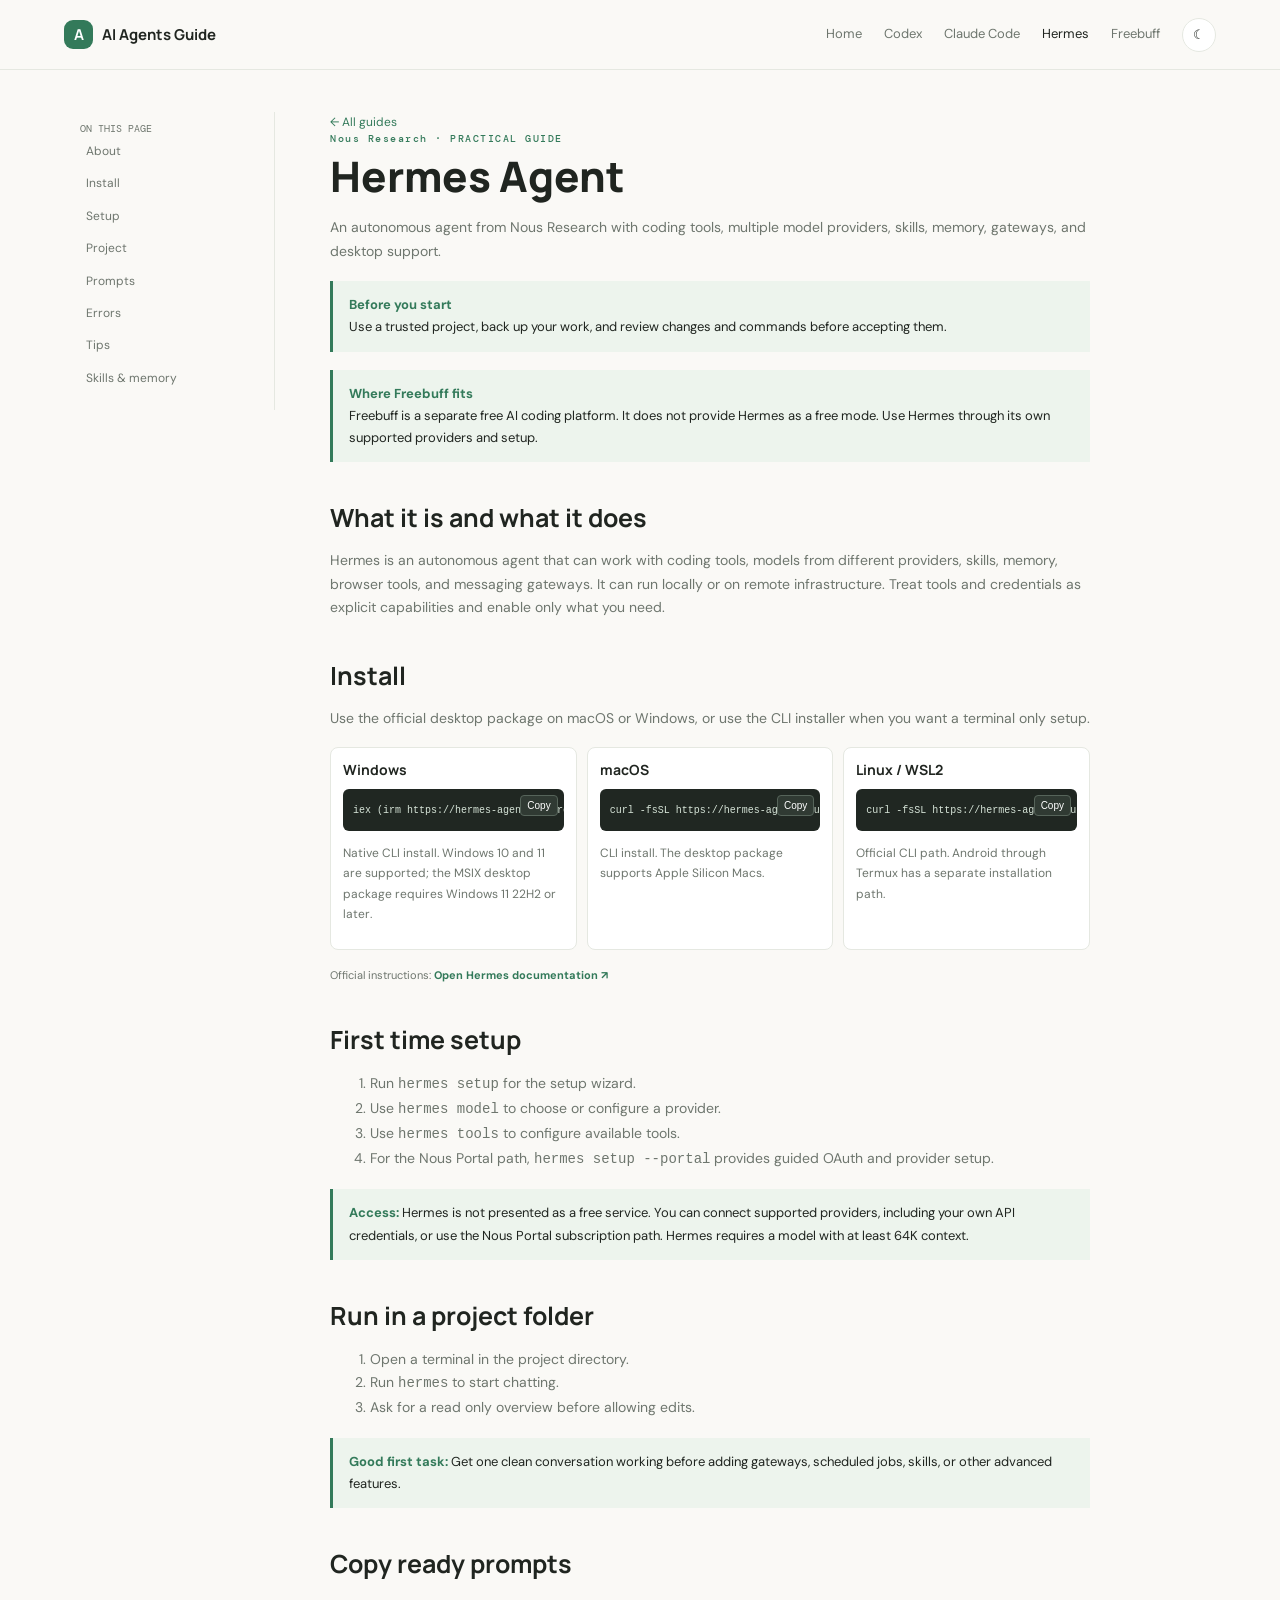
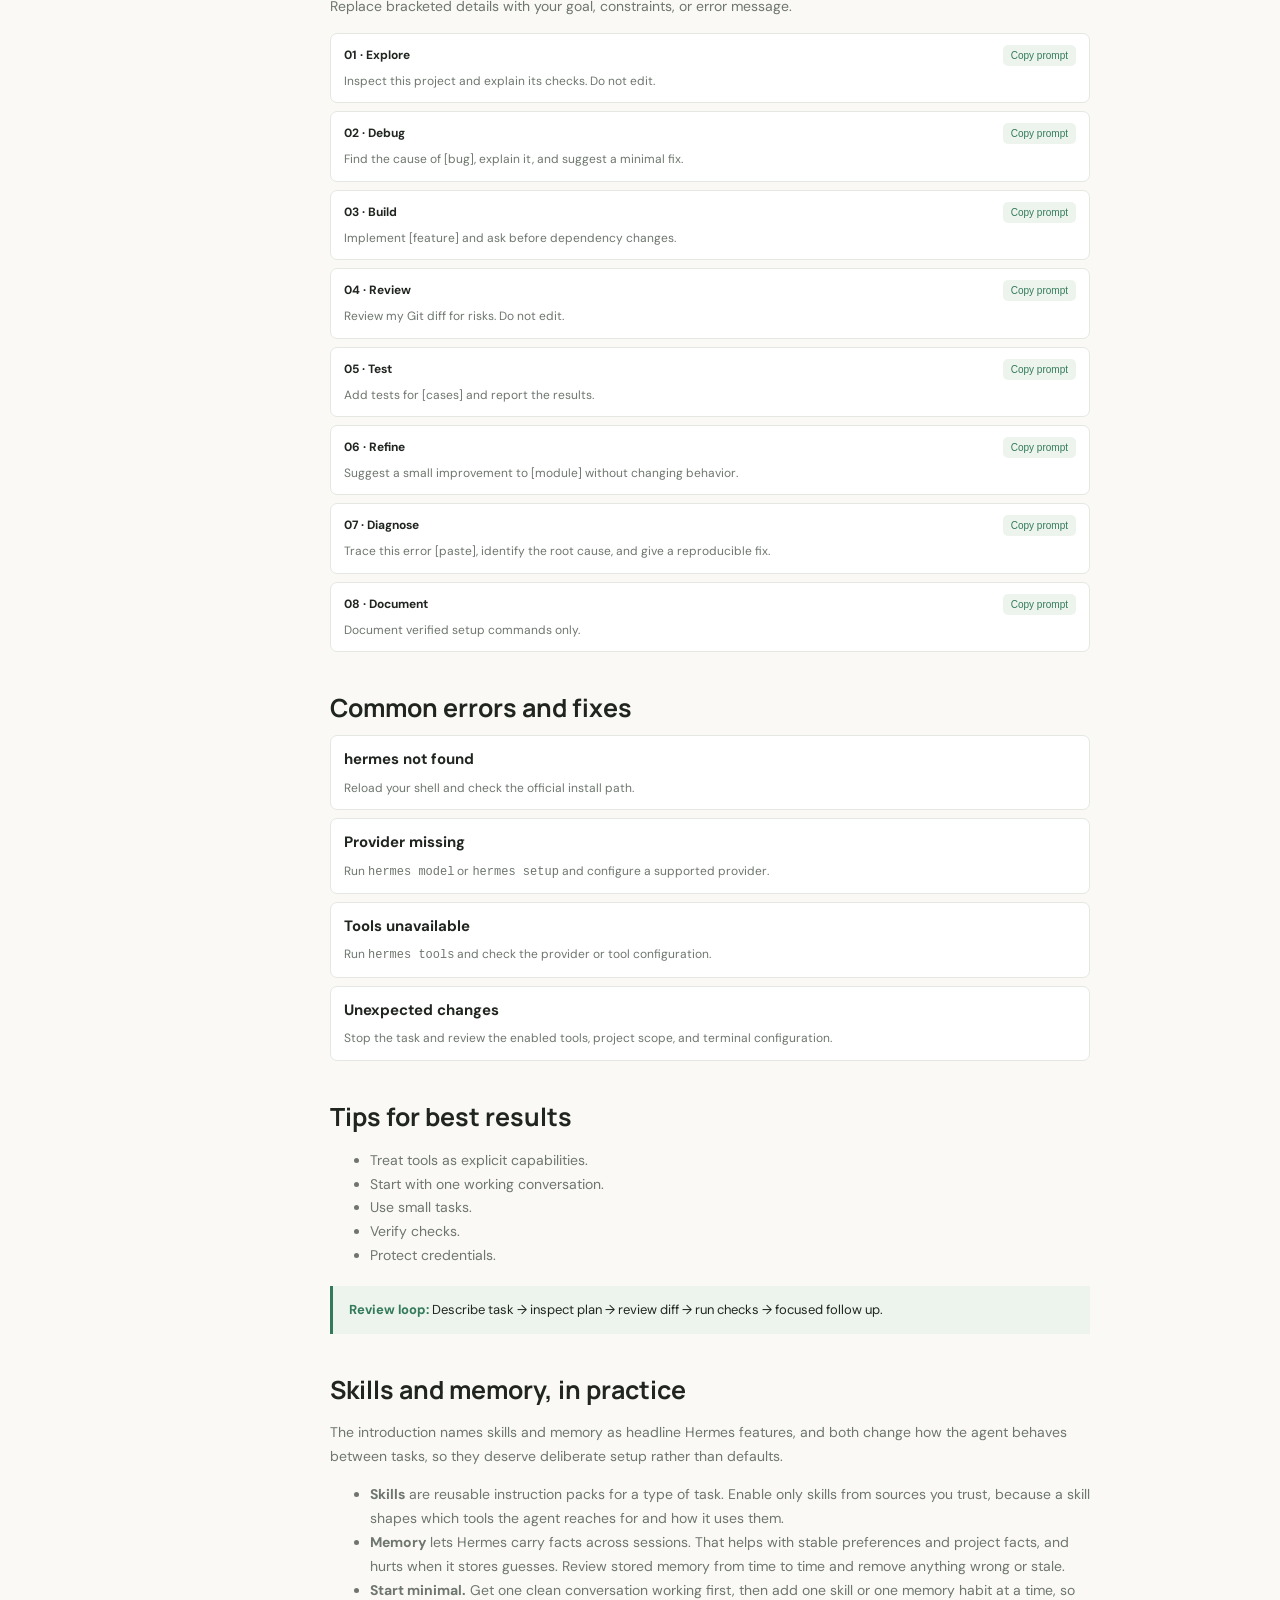
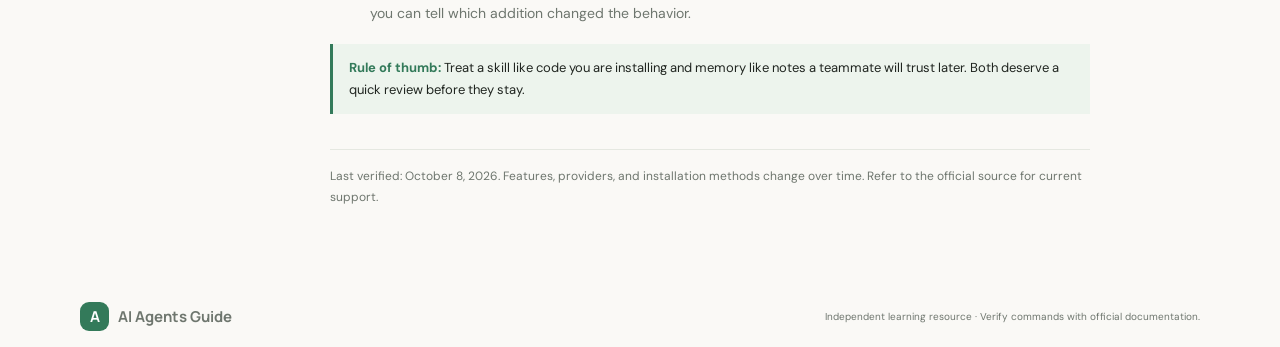
<file: hermes.html>
<!doctype html><html lang="en"><head><meta charset="utf-8"><meta name="viewport" content="width=device-width,initial-scale=1"><meta name="description" content="Set up Hermes Agent step by step: install on Windows, macOS, and Linux, choose a model provider, configure tools, and use copy ready prompts, error fixes, and safety tips."><title>Hermes Agent Guide · AI Agents Guide</title><link rel="stylesheet" href="style.css"><script async src="https://www.googletagmanager.com/gtag/js?id=G-9L4HPNNRHD"></script><script>window.dataLayer=window.dataLayer||[];function gtag(){dataLayer.push(arguments);}gtag('js',new Date());gtag('config','G-9L4HPNNRHD');</script><script defer src="script.js"></script></head><body><a class="skip" href="#main">Skip to content</a><header><a class="brand" href="index.html"><i>A</i> AI Agents Guide</a><button class="menubtn" aria-label="Toggle navigation" aria-controls="primary-nav" aria-expanded="false">☰</button><nav id="primary-nav"><a href="index.html">Home</a><a href="codex.html">Codex</a><a href="claude-code.html">Claude Code</a><a href="hermes.html" aria-current="page">Hermes</a><a href="freebuff.html">Freebuff</a><button class="theme" aria-label="Toggle dark mode">☾</button></nav></header><main class="layout" id="main"><aside class="toc"><b>ON THIS PAGE</b><a href="#s0">About</a><a href="#s1">Install</a><a href="#s2">Setup</a><a href="#s3">Project</a><a href="#s4">Prompts</a><a href="#s5">Errors</a><a href="#s6">Tips</a><a href="#s7">Skills &amp; memory</a></aside><article><a class="back" href="index.html">← All guides</a><div class="eyebrow">Nous Research · PRACTICAL GUIDE</div><h1>Hermes Agent</h1><p class="lead">An autonomous agent from Nous Research with coding tools, multiple model providers, skills, memory, gateways, and desktop support.</p><div class="callout"><b>Before you start</b><br>Use a trusted project, back up your work, and review changes and commands before accepting them.</div><div class="callout"><b>Where Freebuff fits</b><br>Freebuff is a separate free AI coding platform. It does not provide Hermes as a free mode. Use Hermes through its own supported providers and setup.</div><section id="s0"><h2>What it is and what it does</h2><p>Hermes is an autonomous agent that can work with coding tools, models from different providers, skills, memory, browser tools, and messaging gateways. It can run locally or on remote infrastructure. Treat tools and credentials as explicit capabilities and enable only what you need.</p></section><section id="s1"><h2>Install</h2><p>Use the official desktop package on macOS or Windows, or use the CLI installer when you want a terminal only setup.</p><div class="platforms"><div class="platform"><h3>Windows</h3><div class="code"><pre><code>iex (irm https://hermes-agent.nousresearch.com/install.ps1)</code></pre><button class="copy">Copy</button></div><p>Native CLI install. Windows 10 and 11 are supported; the MSIX desktop package requires Windows 11 22H2 or later.</p></div><div class="platform"><h3>macOS</h3><div class="code"><pre><code>curl -fsSL https://hermes-agent.nousresearch.com/install.sh | bash</code></pre><button class="copy">Copy</button></div><p>CLI install. The desktop package supports Apple Silicon Macs.</p></div><div class="platform"><h3>Linux / WSL2</h3><div class="code"><pre><code>curl -fsSL https://hermes-agent.nousresearch.com/install.sh | bash</code></pre><button class="copy">Copy</button></div><p>Official CLI path. Android through Termux has a separate installation path.</p></div></div><p class="source">Official instructions: <a href="https://hermes-agent.nousresearch.com/docs/getting-started/installation" target="_blank" rel="noopener">Open Hermes documentation ↗</a></p></section><section id="s2"><h2>First time setup</h2><ol><li>Run <code>hermes setup</code> for the setup wizard.</li><li>Use <code>hermes model</code> to choose or configure a provider.</li><li>Use <code>hermes tools</code> to configure available tools.</li><li>For the Nous Portal path, <code>hermes setup --portal</code> provides guided OAuth and provider setup.</li></ol><div class="callout"><b>Access:</b> Hermes is not presented as a free service. You can connect supported providers, including your own API credentials, or use the Nous Portal subscription path. Hermes requires a model with at least 64K context.</div></section><section id="s3"><h2>Run in a project folder</h2><ol><li>Open a terminal in the project directory.</li><li>Run <code>hermes</code> to start chatting.</li><li>Ask for a read only overview before allowing edits.</li></ol><div class="callout"><b>Good first task:</b> Get one clean conversation working before adding gateways, scheduled jobs, skills, or other advanced features.</div></section><section id="s4"><h2>Copy ready prompts</h2><p>Replace bracketed details with your goal, constraints, or error message.</p><div class="prompts"><div class="prompt"><div><b>01 · Explore</b><button class="copy-prompt">Copy prompt</button></div><p>Inspect this project and explain its checks. Do not edit.</p></div><div class="prompt"><div><b>02 · Debug</b><button class="copy-prompt">Copy prompt</button></div><p>Find the cause of [bug], explain it, and suggest a minimal fix.</p></div><div class="prompt"><div><b>03 · Build</b><button class="copy-prompt">Copy prompt</button></div><p>Implement [feature] and ask before dependency changes.</p></div><div class="prompt"><div><b>04 · Review</b><button class="copy-prompt">Copy prompt</button></div><p>Review my Git diff for risks. Do not edit.</p></div><div class="prompt"><div><b>05 · Test</b><button class="copy-prompt">Copy prompt</button></div><p>Add tests for [cases] and report the results.</p></div><div class="prompt"><div><b>06 · Refine</b><button class="copy-prompt">Copy prompt</button></div><p>Suggest a small improvement to [module] without changing behavior.</p></div><div class="prompt"><div><b>07 · Diagnose</b><button class="copy-prompt">Copy prompt</button></div><p>Trace this error [paste], identify the root cause, and give a reproducible fix.</p></div><div class="prompt"><div><b>08 · Document</b><button class="copy-prompt">Copy prompt</button></div><p>Document verified setup commands only.</p></div></div></section><section id="s5"><h2>Common errors and fixes</h2><div class="errors"><div><b>hermes not found</b><p>Reload your shell and check the official install path.</p></div><div><b>Provider missing</b><p>Run <code>hermes model</code> or <code>hermes setup</code> and configure a supported provider.</p></div><div><b>Tools unavailable</b><p>Run <code>hermes tools</code> and check the provider or tool configuration.</p></div><div><b>Unexpected changes</b><p>Stop the task and review the enabled tools, project scope, and terminal configuration.</p></div></div></section><section id="s6"><h2>Tips for best results</h2><ul><li>Treat tools as explicit capabilities.</li><li>Start with one working conversation.</li><li>Use small tasks.</li><li>Verify checks.</li><li>Protect credentials.</li></ul><div class="callout"><b>Review loop:</b> Describe task → inspect plan → review diff → run checks → focused follow up.</div></section><section id="s7"><h2>Skills and memory, in practice</h2><p>The introduction names skills and memory as headline Hermes features, and both change how the agent behaves between tasks, so they deserve deliberate setup rather than defaults.</p><ul><li><b>Skills</b> are reusable instruction packs for a type of task. Enable only skills from sources you trust, because a skill shapes which tools the agent reaches for and how it uses them.</li><li><b>Memory</b> lets Hermes carry facts across sessions. That helps with stable preferences and project facts, and hurts when it stores guesses. Review stored memory from time to time and remove anything wrong or stale.</li><li><b>Start minimal.</b> Get one clean conversation working first, then add one skill or one memory habit at a time, so you can tell which addition changed the behavior.</li></ul><div class="callout"><b>Rule of thumb:</b> Treat a skill like code you are installing and memory like notes a teammate will trust later. Both deserve a quick review before they stay.</div></section><div class="end">Last verified: October 8, 2026. Features, providers, and installation methods change over time. Refer to the official source for current support.</div></article></main><footer><a class="brand" href="index.html"><i>A</i> AI Agents Guide</a><span>Independent learning resource · Verify commands with official documentation.</span></footer></body></html>
</file>
<file: style.css>
@import url('https://fonts.googleapis.com/css2?family=DM+Mono:wght@400;500&family=DM+Sans:wght@400;500;600;700&family=Manrope:wght@400;500;600;700;800&display=swap');:root{--bg:#faf9f6;--paper:white;--ink:#202520;--muted:#6e766e;--line:#e5e8e1;--green:#337a5a;--pale:#edf4ed;--code:#202722}*{box-sizing:border-box}.skip{position:absolute;left:-999px;top:0;z-index:20;background:var(--paper);color:var(--green);padding:9px 14px;border:1px solid var(--line);border-radius:0 0 8px 0;font-weight:700;font-size:13px}.skip:focus{left:0}html{scroll-behavior:smooth}body{margin:0;background:var(--bg);color:var(--ink);font:15px/1.7 'DM Sans',sans-serif}a{color:inherit;text-decoration:none}header{height:70px;position:sticky;top:0;z-index:5;display:flex;align-items:center;justify-content:space-between;padding:0 max(calc((100vw - 1160px)/2),5vw);background:color-mix(in srgb,var(--bg) 93%,transparent);backdrop-filter:blur(12px);border-bottom:1px solid var(--line)}.brand{font:700 15px Manrope;display:flex;align-items:center;gap:9px}.brand i{font-style:normal;display:grid;place-items:center;width:29px;height:29px;border-radius:9px;background:var(--green);color:white}.topbar,nav{display:flex;align-items:center;gap:22px}nav{font-size:13px;color:var(--muted)}nav a:hover,nav a[aria-current="page"],.active{color:var(--ink)}button{cursor:pointer}.theme,.menubtn{border:1px solid var(--line);background:var(--paper);color:var(--ink);border-radius:50%;width:34px;height:34px}.menubtn{display:none;border-radius:8px}.hero{max-width:1160px;margin:auto;min-height:490px;padding:70px 20px;display:grid;grid-template-columns:1.1fr .9fr;align-items:center;gap:40px}.eyebrow{color:var(--green);font:500 10px 'DM Mono';letter-spacing:.15em}.hero h1{font:800 clamp(42px,5vw,64px)/1.1 Manrope;letter-spacing:-.05em;margin:18px 0}.hero h1 em{color:var(--green);font-style:normal}.lead{font-size:16px;color:var(--muted)}.button{display:inline-block;background:var(--green);color:white;padding:12px 17px;border-radius:7px;font-weight:700;font-size:13px;margin:14px 0}.button.secondary{background:transparent;color:var(--green);border:1px solid var(--line);margin-left:8px}.meta{font:10px 'DM Mono';color:var(--muted)}.art{height:270px;position:relative;display:grid;place-items:center}.ring{position:absolute;width:340px;height:230px;border:1px solid #dbe6dc;border-radius:50%;transform:rotate(-25deg)}.core{width:125px;height:125px;display:grid;place-items:center;border-radius:35px;background:linear-gradient(135deg,#80ae88,#377452);color:white;font-size:55px}.art label,.art small{position:absolute;background:var(--paper);border:1px solid var(--line);padding:12px;border-radius:8px;font-size:12px}.art label{top:20px;right:4px}.art small{bottom:8px;left:4px}.ribbon{text-align:center;border-block:1px solid var(--line);padding:16px;color:#858e85;font:10px 'DM Mono'}.section{max-width:1160px;margin:auto;padding:72px 20px}.section h2,.rhythm h2,.cta h2{font:700 34px/1.25 Manrope;margin:12px 0}.muted{color:var(--muted)}.cards{display:grid;grid-template-columns:repeat(4,1fr);gap:13px;margin-top:25px}.card{display:flex;flex-direction:column;min-height:250px;padding:19px;background:var(--paper);border:1px solid var(--line);border-radius:10px;transition:transform .18s ease,border-color .18s ease}.card.featured{border-color:var(--green);box-shadow:0 8px 24px rgba(51,122,90,.08)}.card:hover{transform:translateY(-3px)}.card>span{display:grid;place-items:center;width:38px;height:38px;border-radius:10px;background:var(--pale);color:var(--green);font-size:20px}.card small{font:10px 'DM Mono';color:var(--muted);margin-top:13px}.card h3{font:700 20px Manrope;margin:3px 0}.card p{font-size:12px;color:var(--muted)}.card>b{margin-top:auto;border-top:1px solid var(--line);padding-top:10px;color:var(--green);font-size:11px}.c1>span{color:#b6784b}.c2>span{color:#6672a6}.c3>span{color:#aa6381}.rhythm{display:grid;grid-template-columns:1fr 1fr;gap:60px}.steps p{padding:13px 17px;border:1px solid var(--line);border-radius:8px;background:var(--paper)}.steps small{display:block;color:var(--muted)}.cta{background:#245e43;color:white;text-align:center;padding:52px 20px}.cta .eyebrow{color:#bdd8c4}.cta h2{font-size:29px}.button.light{background:white;color:#245e43}footer{max-width:1160px;margin:auto;padding:20px;min-height:78px;display:flex;align-items:center;justify-content:space-between;color:var(--muted);font-size:10px}.layout{max-width:1160px;margin:auto;padding:42px 20px 70px;display:grid;grid-template-columns:195px minmax(0,760px);gap:55px}.toc{position:sticky;top:95px;align-self:start;border-right:1px solid var(--line);padding:10px 16px 16px 0}.toc b{display:block;font:10px 'DM Mono';color:var(--muted)}.toc a{display:block;padding:6px;color:var(--muted);font-size:12px}.toc a:hover,.back{color:var(--green)}article{min-width:0}.back{display:block;font-size:12px}.layout h1{font:800 42px/1.2 Manrope;margin:6px 0}.layout h2{font:700 25px Manrope;margin:38px 0 10px;scroll-margin-top:90px}.layout p,.layout li{color:var(--muted);font-size:14px}.callout{background:var(--pale);border-left:3px solid var(--green);padding:13px 16px;margin:18px 0;font-size:13px}.callout b{color:var(--green)}.platforms{display:grid;grid-template-columns:repeat(3,1fr);gap:10px;margin:16px 0}.platform{background:var(--paper);border:1px solid var(--line);border-radius:8px;padding:12px;min-width:0}.platform h3{font:700 14px Manrope;margin:0}.platform p{font-size:12px}.code{position:relative;margin:8px 0}.code pre{background:var(--code);color:#d6e4d8;overflow:auto;padding:12px 53px 12px 10px;border-radius:6px;font:10px/1.7 'DM Mono';white-space:pre}.copy{position:absolute;top:6px;right:6px;background:#303a33;color:white;border:1px solid #56645a;border-radius:4px;padding:4px 6px;font-size:10px}.source{font-size:11px!important}.source a,footer span a{color:var(--green);font-weight:bold}.prompts,.errors{display:grid;gap:8px}.prompt,.errors>div{background:var(--paper);border:1px solid var(--line);border-radius:7px;padding:11px 13px}.prompt>div{display:flex;justify-content:space-between;font-size:12px}.prompt p,.errors p{font-size:12px;margin:5px 0 0}.copy-prompt{border:0;border-radius:5px;padding:5px 8px;background:var(--pale);color:var(--green);font-size:10px}.end{border-top:1px solid var(--line);margin-top:35px;padding-top:16px;color:var(--muted);font-size:12px}.dark{--bg:#171b18;--paper:#202621;--ink:#edf1ed;--muted:#a6afa7;--line:#343d36;--green:#8dc59b;--pale:#29372c;--code:#111713}.dark .cta{background:#254d34}.dark .ring{border-color:#344138}.dark .core{background:linear-gradient(135deg,#61916b,#31563a)}@media(max-width:900px){.cards{grid-template-columns:repeat(2,1fr)}.layout{grid-template-columns:150px 1fr;gap:25px}.platforms{grid-template-columns:1fr}}@media(max-width:650px){header{height:62px;padding:0 16px}.menubtn{display:block}nav{display:none;position:absolute;top:61px;left:0;right:0;background:var(--bg);padding:14px 20px;flex-direction:column;align-items:stretch}nav.open{display:flex}.hero{grid-template-columns:1fr;padding:46px 20px 25px}.hero h1{font-size:43px}.art{height:185px}.section{padding:50px 20px}.section h2,.rhythm h2{font-size:28px}.cards,.rhythm{grid-template-columns:1fr}.card{min-height:210px}.rhythm{gap:12px}.cta h2{font-size:24px}footer{align-items:flex-start;flex-direction:column;gap:8px}.layout{display:block;padding:28px 18px 50px}.toc{position:static;border:1px solid var(--line);padding:10px;margin-bottom:22px;display:flex;flex-wrap:wrap}.toc b{width:100%}.layout h1{font-size:36px}.layout h2{font-size:22px}.platforms{grid-template-columns:1fr}}
:focus-visible{outline:3px solid var(--green);outline-offset:3px}button:focus-visible,a:focus-visible{border-radius:4px}@media(prefers-reduced-motion:reduce){html{scroll-behavior:auto}*,*::before,*::after{animation-duration:.01ms!important;animation-iteration-count:1!important;transition-duration:.01ms!important}}
</file>
